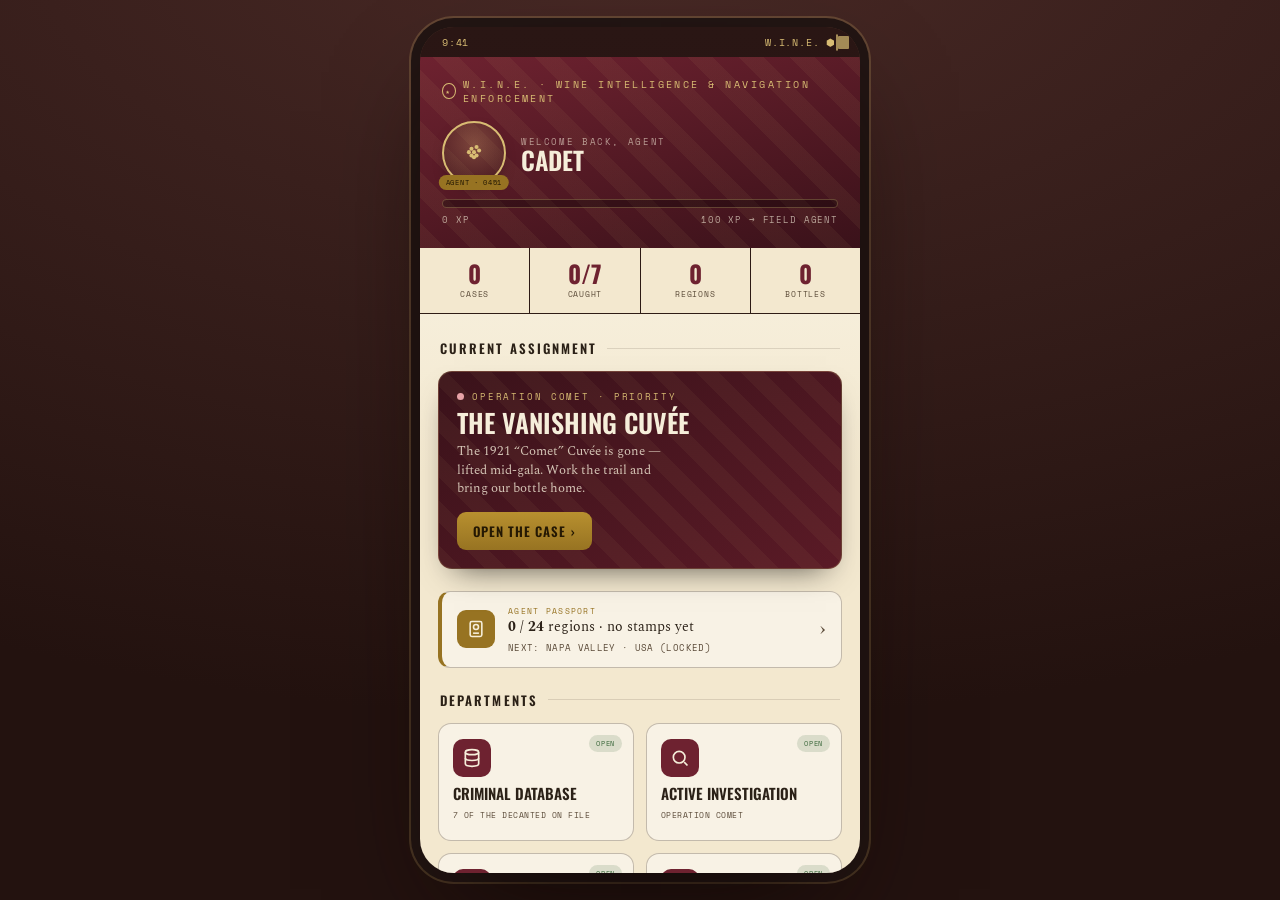
<file: index.html>
<!DOCTYPE html>
<html lang="en">

<head>
<!-- Google tag (gtag.js) -->
<script async src="https://www.googletagmanager.com/gtag/js?id=G-H29Z332P8J"></script>
<script>
  window.dataLayer = window.dataLayer || [];
  function gtag(){dataLayer.push(arguments);}
  gtag('js', new Date());
  gtag('config', 'G-H29Z332P8J');
  window.track = function(name, params){ try{ if (window.gtag) gtag('event', name, params || {}); } catch(e){} };
</script>
<meta charset="UTF-8" />
<meta name="viewport" content="width=device-width, initial-scale=1.0, viewport-fit=cover" />
<title>W.I.N.E. Headquarters — The Cellar Files</title>
<link rel="preconnect" href="https://fonts.googleapis.com" />
<link rel="preconnect" href="https://fonts.gstatic.com" crossorigin />
<link href="https://fonts.googleapis.com/css2?family=Oswald:wght@400;500;600;700&family=Spectral:ital,wght@0,400;0,500;0,600;1,400;1,500&family=Space+Mono:wght@400;700&display=swap" rel="stylesheet" />
<meta name="description" content="W.I.N.E. — Wine Intelligence & Navigation Enforcement. Track The Decanted across the world's wine regions and recover the stolen bottles." />
<!-- Link preview (Open Graph / iMessage / WhatsApp / etc.) -->
<meta property="og:type" content="website" />
<meta property="og:site_name" content="The Cellar Files" />
<meta property="og:title" content="The Cellar Files" />
<meta property="og:description" content="W.I.N.E. — Wine Intelligence & Navigation Enforcement" />
<meta property="og:url" content="https://cellar-files.vercel.app/" />
<meta property="og:image" content="https://cellar-files.vercel.app/assets/og-cover.png" />
<meta property="og:image:width" content="1200" />
<meta property="og:image:height" content="630" />
<meta property="og:image:alt" content="The Cellar Files — W.I.N.E." />
<!-- Twitter / X -->
<meta name="twitter:card" content="summary_large_image" />
<meta name="twitter:title" content="The Cellar Files" />
<meta name="twitter:description" content="W.I.N.E. — Wine Intelligence & Navigation Enforcement" />
<meta name="twitter:image" content="https://cellar-files.vercel.app/assets/og-cover.png" />
<template id="__bundler_thumbnail">
  <svg xmlns="http://www.w3.org/2000/svg" viewBox="0 0 100 100">
    <rect width="100" height="100" fill="#5A1A26"/>
    <circle cx="50" cy="44" r="21" fill="none" stroke="#D8BC73" stroke-width="2.5"/>
    <circle cx="44" cy="40" r="3" fill="#D8BC73"/><circle cx="52" cy="38" r="3" fill="#D8BC73"/>
    <circle cx="48" cy="46" r="3" fill="#D8BC73"/><circle cx="56" cy="44" r="3" fill="#D8BC73"/><circle cx="50" cy="52" r="3" fill="#D8BC73"/>
    <text x="50" y="80" text-anchor="middle" font-family="monospace" font-size="8" letter-spacing="2" fill="#D8BC73">W.I.N.E. HQ</text>
  </svg>
</template>
<style>
:root{
  --burgundy:#6E2230;--burgundy-deep:#5A1A26;--cabernet:#8B2638;
  --paper:#F3E8CF;--paper-2:#ECDEBE;--cream:#F6EEDA;
  --oak:#3A2A1C;--ink:#2B2117;--ink-soft:#5A4A38;
  --gold:#B8902F;--gold-deep:#977322;--gold-soft:#D8BC73;--green:#3f6b3f;--red:#9c2b32;
  --rule:rgba(58,42,28,0.28);--rule-soft:rgba(58,42,28,0.14);
  --font-display:'Oswald','Arial Narrow',sans-serif;--font-body:'Spectral',Georgia,serif;--font-mono:'Space Mono','Courier New',monospace;
}
*{box-sizing:border-box;}html,body{margin:0;padding:0;height:100%;}
body{font-family:var(--font-body);color:var(--ink);background:radial-gradient(120% 90% at 50% -10%,#4a2a26,#3a201d 40%,#23120f 100%);-webkit-font-smoothing:antialiased;overflow:hidden;}
.frame-wrap{position:fixed;inset:0;display:flex;align-items:center;justify-content:center;padding:18px;}
.phone{position:relative;width:min(440px,96vw);height:min(940px,94vh);overflow:hidden;border-radius:34px;
  background:linear-gradient(180deg,#2a1614,#1f1010);box-shadow:0 50px 110px -34px rgba(15,7,5,.85),0 0 0 9px #221513,0 0 0 11px rgba(216,188,115,.22);}
.statusbar{position:absolute;top:0;left:0;right:0;height:30px;z-index:30;display:flex;align-items:center;justify-content:space-between;padding:0 22px;font-family:var(--font-mono);font-size:10px;letter-spacing:.08em;color:var(--gold-soft);}
.statusbar .batt{width:18px;height:9px;border:1px solid var(--gold-soft);border-radius:2px;opacity:.7;position:relative;}
.statusbar .batt::after{content:"";position:absolute;left:1px;top:1px;bottom:1px;width:11px;background:var(--gold-soft);border-radius:1px;}
.screen{position:absolute;inset:30px 0 0;overflow-y:auto;scrollbar-width:none;z-index:5;}
.screen::-webkit-scrollbar{display:none;}

/* ===== Agent crest header ===== */
.hq-head{position:relative;padding:20px 22px 22px;background:linear-gradient(165deg,#6E2230,#4a1620 70%,#3a121a);color:var(--cream);overflow:hidden;}
.hq-head::before{content:"";position:absolute;inset:0;background-image:repeating-linear-gradient(45deg,rgba(216,188,115,.06) 0 18px,transparent 18px 36px);}
.hq-top{display:flex;align-items:center;gap:7px;position:relative;font-family:var(--font-mono);font-size:9.5px;letter-spacing:.26em;text-transform:uppercase;color:var(--gold-soft);}
.hq-top .seal{width:16px;height:16px;border:1.5px solid var(--gold-soft);border-radius:50%;display:flex;align-items:center;justify-content:center;font-size:7px;}
.agent-row{display:flex;align-items:center;gap:15px;margin-top:16px;position:relative;}
.crest{width:64px;height:64px;flex:0 0 auto;border-radius:50%;border:2.5px solid var(--gold-soft);display:flex;align-items:center;justify-content:center;
  background:radial-gradient(circle at 50% 35%,rgba(216,188,115,.25),rgba(0,0,0,.2));box-shadow:0 6px 16px -8px rgba(0,0,0,.6);position:relative;}
.crest .badge-no{position:absolute;bottom:-7px;left:50%;transform:translateX(-50%);background:var(--gold-deep);color:#241803;font-family:var(--font-mono);font-size:7px;letter-spacing:.1em;padding:2px 7px;border-radius:999px;white-space:nowrap;}
.crest svg{width:34px;height:34px;}
.agent-meta{flex:1;min-width:0;}
.agent-meta .greet{font-family:var(--font-mono);font-size:9px;letter-spacing:.18em;text-transform:uppercase;color:rgba(246,238,218,.6);}
.agent-meta .rank{font-family:var(--font-display);font-weight:600;text-transform:uppercase;font-size:25px;line-height:.95;color:var(--cream);}
.xp-wrap{margin-top:14px;position:relative;}
.xp-bar{height:9px;border-radius:6px;background:rgba(0,0,0,.3);overflow:hidden;border:1px solid rgba(216,188,115,.3);}
.xp-bar i{display:block;height:100%;border-radius:6px;background:linear-gradient(90deg,var(--gold),var(--gold-soft));transition:width .5s;}
.xp-label{display:flex;justify-content:space-between;margin-top:5px;font-family:var(--font-mono);font-size:8.5px;letter-spacing:.1em;text-transform:uppercase;color:rgba(246,238,218,.65);}

/* stats strip */
.stats-strip{display:grid;grid-template-columns:repeat(4,1fr);gap:1px;background:var(--rule);border-bottom:1.5px solid var(--rule);}
.stat-cell{background:var(--paper);padding:13px 6px;text-align:center;}
.stat-cell .num{font-family:var(--font-display);font-weight:700;font-size:24px;color:var(--burgundy);line-height:1;}
.stat-cell .lab{font-family:var(--font-mono);font-size:7.5px;letter-spacing:.1em;text-transform:uppercase;color:var(--ink-soft);margin-top:4px;}

.body{background:linear-gradient(180deg,var(--cream),var(--paper) 12%);padding:18px 18px 30px;}
.sec-h{font-family:var(--font-display);font-weight:600;text-transform:uppercase;letter-spacing:.16em;font-size:13px;color:var(--ink);display:flex;align-items:center;gap:10px;margin:6px 2px 13px;}
.sec-h::after{content:"";flex:1;height:1px;background:var(--rule-soft);}

/* featured assignment */
.assignment{position:relative;display:block;text-decoration:none;color:inherit;border-radius:14px;overflow:hidden;margin-bottom:22px;
  background:linear-gradient(150deg,#3a121a,#5a1a26);box-shadow:0 14px 30px -16px rgba(0,0,0,.7);border:1px solid rgba(216,188,115,.25);}
.assignment::before{content:"";position:absolute;inset:0;background-image:repeating-linear-gradient(45deg,rgba(216,188,115,.05) 0 16px,transparent 16px 32px);}
.assignment .a-pad{position:relative;padding:18px;}
.assignment .a-k{font-family:var(--font-mono);font-size:8.5px;letter-spacing:.22em;text-transform:uppercase;color:var(--gold-soft);display:flex;align-items:center;gap:8px;}
.assignment .a-k .live{width:7px;height:7px;border-radius:50%;background:#e7a3a7;animation:pulse 1.6s infinite;}
@keyframes pulse{0%{box-shadow:0 0 0 0 rgba(231,163,167,.6);}70%{box-shadow:0 0 0 7px transparent;}100%{box-shadow:0 0 0 0 transparent;}}
.assignment .a-title{font-family:var(--font-display);font-weight:600;text-transform:uppercase;font-size:26px;color:var(--cream);line-height:.95;margin:8px 0 6px;}
.assignment .a-desc{font-size:13px;color:rgba(246,238,218,.8);line-height:1.45;max-width:32ch;}
.assignment .a-go{display:inline-flex;align-items:center;gap:8px;margin-top:14px;font-family:var(--font-display);font-weight:600;text-transform:uppercase;letter-spacing:.08em;font-size:13px;
  color:#241803;background:linear-gradient(180deg,var(--gold),var(--gold-deep));padding:9px 16px;border-radius:9px;}

.pp-sum-card{display:flex;align-items:center;gap:13px;text-decoration:none;color:inherit;margin-bottom:22px;
  background:rgba(255,255,255,.45);border:1px solid var(--rule);border-left:4px solid var(--gold-deep);border-radius:12px;padding:13px 15px;transition:.15s;}
.pp-sum-card:hover{background:rgba(255,255,255,.74);transform:translateY(-2px);}
.pp-sum-card .pps-ic{width:38px;height:38px;flex:0 0 auto;border-radius:9px;background:var(--gold-deep);color:var(--cream);display:flex;align-items:center;justify-content:center;}
.pp-sum-card .pps-ic svg{width:20px;height:20px;}
.pp-sum-card .pps-meta{flex:1;min-width:0;}
.pp-sum-card .pps-k{font-family:var(--font-mono);font-size:8px;letter-spacing:.16em;text-transform:uppercase;color:var(--gold-deep);}
.pp-sum-card .pps-v{font-size:13.5px;color:var(--ink);line-height:1.3;margin-top:2px;}
.pp-sum-card .pps-next{font-family:var(--font-mono);font-size:8.5px;letter-spacing:.04em;text-transform:uppercase;color:var(--ink-soft);margin-top:4px;}
.pp-sum-card .pps-go{font-size:22px;color:var(--ink-soft);}

/* module grid */
.modules{display:grid;grid-template-columns:repeat(2,1fr);gap:12px;}
.module{position:relative;display:flex;flex-direction:column;gap:9px;text-decoration:none;color:inherit;cursor:pointer;text-align:left;
  background:rgba(255,255,255,.45);border:1px solid var(--rule);border-radius:13px;padding:15px 14px;min-height:118px;transition:.15s;width:100%;font:inherit;}
.module:hover{background:rgba(255,255,255,.78);transform:translateY(-3px);box-shadow:0 12px 24px -16px rgba(0,0,0,.5);}
.module .m-ic{width:38px;height:38px;border-radius:10px;background:var(--burgundy);color:var(--cream);display:flex;align-items:center;justify-content:center;}
.module .m-ic svg{width:20px;height:20px;}
.module .m-name{font-family:var(--font-display);font-weight:600;text-transform:uppercase;font-size:15px;color:var(--ink);line-height:1;}
.module .m-sub{font-family:var(--font-mono);font-size:8px;letter-spacing:.06em;text-transform:uppercase;color:var(--ink-soft);line-height:1.4;}
.module .m-status{position:absolute;top:11px;right:11px;font-family:var(--font-mono);font-size:7px;letter-spacing:.1em;text-transform:uppercase;padding:3px 7px;border-radius:999px;}
.module.live .m-status{background:rgba(63,107,63,.16);color:var(--green);}
.module.dev{opacity:.92;}
.module.dev .m-ic{background:var(--ink-soft);}
.module.dev .m-status{background:rgba(58,42,28,.1);color:var(--ink-soft);}
.module.dev .m-name{color:var(--ink-soft);}

/* achievements */
.ach-row{display:flex;gap:10px;overflow-x:auto;padding:2px 2px 6px;scrollbar-width:none;}
.ach-row::-webkit-scrollbar{display:none;}
.ach{flex:0 0 auto;width:76px;text-align:center;}
.ach .a-medal{width:54px;height:54px;margin:0 auto 6px;border-radius:50%;display:flex;align-items:center;justify-content:center;font-size:22px;
  background:rgba(184,144,47,.16);border:1.5px solid var(--gold-deep);}
.ach.locked .a-medal{background:rgba(58,42,28,.07);border:1.5px dashed var(--rule);filter:grayscale(1);opacity:.55;}
.ach .a-n{font-family:var(--font-mono);font-size:7.5px;letter-spacing:.04em;text-transform:uppercase;color:var(--ink-soft);line-height:1.25;}

.hq-footer{text-align:center;font-family:var(--font-body);font-style:italic;color:var(--ink-soft);font-size:13px;margin-top:24px;padding-top:16px;border-top:1px solid var(--rule-soft);}
.reset-link{display:block;text-align:center;margin-top:12px;font-family:var(--font-mono);font-size:8.5px;letter-spacing:.14em;text-transform:uppercase;color:var(--ink-soft);opacity:.5;cursor:pointer;background:none;border:none;width:100%;}

/* dev modal */
.devwrap{position:absolute;inset:0;z-index:60;display:none;align-items:flex-end;justify-content:center;background:rgba(20,10,8,.55);backdrop-filter:blur(2px);}
.devwrap.show{display:flex;}
.devcard{width:100%;background:linear-gradient(180deg,var(--cream),var(--paper));border-radius:20px 20px 0 0;border-top:3px solid var(--gold);padding:24px 22px 28px;box-shadow:0 -20px 50px -20px rgba(0,0,0,.6);animation:up .28s cubic-bezier(.2,.9,.3,1);}
@keyframes up{from{transform:translateY(100%);}to{transform:none;}}
.devcard .d-ic{width:46px;height:46px;border-radius:12px;background:var(--gold);color:#241803;display:flex;align-items:center;justify-content:center;margin-bottom:12px;}
.devcard .d-ic svg{width:24px;height:24px;}
.devcard .d-tag{font-family:var(--font-mono);font-size:9px;letter-spacing:.2em;text-transform:uppercase;color:var(--gold-deep);}
.devcard .d-name{font-family:var(--font-display);font-weight:600;text-transform:uppercase;font-size:24px;color:var(--burgundy);margin:3px 0 10px;line-height:1;}
.devcard .d-desc{font-size:15.5px;line-height:1.55;color:var(--ink);}
.devcard .d-close{margin-top:18px;width:100%;font-family:var(--font-display);font-weight:600;text-transform:uppercase;letter-spacing:.12em;font-size:14px;border:none;border-radius:11px;padding:14px;background:linear-gradient(180deg,var(--burgundy),var(--burgundy-deep));color:var(--cream);cursor:pointer;}
.cf-list{margin:8px 0 4px;display:flex;flex-direction:column;gap:10px;max-height:48vh;overflow:auto;}
.cf-row{display:flex;align-items:center;gap:12px;padding:12px 14px;border-radius:12px;border:1px solid var(--rule);background:rgba(255,255,255,.42);}
.cf-row.solved{border-color:rgba(120,150,95,.55);background:rgba(120,150,95,.13);}
.cf-row.locked{opacity:.6;border-style:dashed;}
.cf-meta{flex:1;min-width:0;}
.cf-code{font-family:var(--font-mono);font-size:9.5px;letter-spacing:.16em;text-transform:uppercase;color:var(--gold-deep);}
.cf-stat{color:var(--ink-soft);}
.cf-title{font-family:var(--font-display);font-weight:600;text-transform:uppercase;font-size:17px;color:var(--burgundy);line-height:1.05;margin:2px 0;}
.cf-reward{font-family:var(--font-mono);font-size:11px;color:var(--ink-soft);}
.cf-go{display:inline-block;font-family:var(--font-display);font-weight:600;text-transform:uppercase;letter-spacing:.08em;font-size:12px;text-decoration:none;background:linear-gradient(180deg,var(--burgundy),var(--burgundy-deep));color:var(--cream);padding:9px 13px;border-radius:9px;white-space:nowrap;}
.cf-lock{display:inline-block;font-size:10px;color:var(--ink-soft);font-style:italic;max-width:120px;text-align:right;line-height:1.3;}
</style>
</head>
<body>
  <div class="frame-wrap">
    <div class="phone">
      <div class="statusbar"><span>9:41</span><span>W.I.N.E. ⬢ <span class="batt"></span></span></div>
      <div class="screen" id="screen"></div>
      <div class="devwrap" id="devwrap"></div>
    </div>
  </div>

  <script src="data.js"></script>
  <script src="art.js"></script>
  <script src="career.js"></script>
  <script src="case-data.js"></script>
  <script src="passport-data.js"></script>
  <script>
  (function () {
    var screen = document.getElementById("screen");
    var devwrap = document.getElementById("devwrap");
    var S = Career.state();
    var doneIds = S.casesDone || [];
    var curCase = (window.CASES || []).filter(function (c) { return doneIds.indexOf(c.id) < 0; })[0] || (window.CASES || [])[0];
    var META = window.REGION_META || {};
    var ppTotal = Object.keys(META).length;
    var ppDisc = (S.regions || []).filter(function (k) { return META[k]; });
    var ppNewest = ppDisc.length ? (META[ppDisc[ppDisc.length - 1]].name) : null;
    var ppLocked = Object.keys(META).filter(function (k) { return ppDisc.indexOf(k) < 0; });
    var ppTeaser = ppLocked.length ? META[ppLocked[0]] : null;

    var grapeSeal =
      '<svg viewBox="0 0 40 40" fill="none"><circle cx="17" cy="15" r="2.4" fill="#D8BC73"/><circle cx="23" cy="13" r="2.4" fill="#D8BC73"/>' +
      '<circle cx="20" cy="19" r="2.4" fill="#D8BC73"/><circle cx="26" cy="17" r="2.4" fill="#D8BC73"/><circle cx="14" cy="19" r="2.4" fill="#D8BC73"/>' +
      '<circle cx="20" cy="25" r="2.4" fill="#D8BC73"/><circle cx="23" cy="23" r="2.4" fill="#D8BC73"/><circle cx="17" cy="23" r="2.4" fill="#D8BC73"/></svg>';

    var ICONS = {
      database: '<svg viewBox="0 0 24 24" fill="none" stroke="currentColor" stroke-width="2"><ellipse cx="12" cy="5" rx="8" ry="3"/><path d="M4 5v14c0 1.7 3.6 3 8 3s8-1.3 8-3V5"/><path d="M4 12c0 1.7 3.6 3 8 3s8-1.3 8-3"/></svg>',
      case: '<svg viewBox="0 0 24 24" fill="none" stroke="currentColor" stroke-width="2"><circle cx="11" cy="11" r="7"/><path d="M21 21l-4-4"/></svg>',
      map: '<svg viewBox="0 0 24 24" fill="none" stroke="currentColor" stroke-width="2"><path d="M9 4 3 6v14l6-2 6 2 6-2V4l-6 2-6-2z"/><path d="M9 4v14M15 6v14"/></svg>',
      passport: '<svg viewBox="0 0 24 24" fill="none" stroke="currentColor" stroke-width="2"><rect x="5" y="3" width="14" height="18" rx="2"/><circle cx="12" cy="10" r="3"/><path d="M9 17h6"/></svg>',
      evidence: '<svg viewBox="0 0 24 24" fill="none" stroke="currentColor" stroke-width="2"><rect x="3" y="4" width="18" height="16" rx="2"/><path d="M7 8l4 3-4 3M13 14h4"/></svg>',
      cellar: '<svg viewBox="0 0 24 24" fill="none" stroke="currentColor" stroke-width="2"><path d="M8 3h8l-1 7a4 4 0 0 1-3 3v6M9 10a4 4 0 0 0 3 3M8 21h8"/></svg>',
      campaign: '<svg viewBox="0 0 24 24" fill="none" stroke="currentColor" stroke-width="2"><path d="M4 19V5l8 3 8-3v14l-8 3-8-3z"/><path d="M12 8v14"/></svg>',
      daily: '<svg viewBox="0 0 24 24" fill="none" stroke="currentColor" stroke-width="2"><rect x="3" y="5" width="18" height="16" rx="2"/><path d="M3 9h18M8 3v4M16 3v4M12 13v4M10 15h4"/></svg>',
      ranks: '<svg viewBox="0 0 24 24" fill="none" stroke="currentColor" stroke-width="2"><circle cx="12" cy="9" r="5"/><path d="M9 13l-2 8 5-3 5 3-2-8"/></svg>',
      ach: '<svg viewBox="0 0 24 24" fill="none" stroke="currentColor" stroke-width="2"><path d="M7 4h10v5a5 5 0 0 1-10 0zM7 6H4v2a3 3 0 0 0 3 3M17 6h3v2a3 3 0 0 1-3 3M9 19h6M10 15v4M14 15v4"/></svg>'
    };

    /* LIVE modules link out; DEV modules open an info sheet. */
    var MODULES = [
      { ic: "database", name: "Criminal Database", sub: S.totalCriminals + " of The Decanted on file", href: "character-bible.html", live: true },
      { ic: "case", name: "Active Investigation", sub: curCase ? curCase.codename : "The clue-chase loop", href: "case-file.html" + (curCase ? "?case=" + curCase.id : ""), live: true },
      { ic: "map", name: "Operations Map", sub: "Track pursuits worldwide", href: "character-bible.html#map", live: true },
      { ic: "passport", name: "Agent Passport", sub: ppDisc.length + " of " + ppTotal + " regions stamped", href: "passport.html", live: true },
      { ic: "evidence", name: "Evidence Board", sub: "Pin clues & connect", dev: "A corkboard of photos, clues and red string. Pin evidence from across cases and connect The Decanted's network to expose the syndicate." },
      { ic: "cellar", name: "The Cellar", sub: "Recovered bottles", dev: "Your trophy cellar. Every legendary bottle you recover is racked here with its story, year, and the case that brought it home." },
      { ic: "campaign", name: "Case Files", sub: doneIds.length + " of " + (window.CASES ? window.CASES.length : 0) + " cases closed", board: true },
      { ic: "daily", name: "Daily Brief", sub: "New lead each day", dev: "A fresh procedurally-seeded lead every day — a quick case for steady XP, region progress, and daily streak rewards." },
      { ic: "ranks", name: "Career & Ranks", sub: S.rank + (S.nextRank ? " → " + S.nextRank : ""), dev: "The full W.I.N.E. promotion ladder, from Cadet to Master Detective — with the perks, clearance, and tools each rank unlocks." },
      { ic: "ach", name: "Achievements", sub: S.achievements.length + " of " + S.achievementDefs.length + " earned", dev: "Commendations and medals for clean arrests, full rosters, region sweeps and more — your wall of W.I.N.E. honors." }
    ];

    function render() {
      S = Career.state();
      ppDisc = (S.regions || []).filter(function (k) { return META[k]; });
      ppNewest = ppDisc.length ? (META[ppDisc[ppDisc.length - 1]].name) : null;
      ppLocked = Object.keys(META).filter(function (k) { return ppDisc.indexOf(k) < 0; });
      ppTeaser = ppLocked.length ? META[ppLocked[0]] : null;
      var caught = S.caughtIds.length;
      var html =
        '<div class="hq-head">' +
          '<div class="hq-top"><span class="seal">★</span> W.I.N.E. · Wine Intelligence &amp; Navigation Enforcement</div>' +
          '<div class="agent-row">' +
            '<div class="crest">' + grapeSeal + '<span class="badge-no">AGENT · 0451</span></div>' +
            '<div class="agent-meta"><div class="greet">Welcome back, Agent</div>' +
              '<div class="rank">' + S.rank + '</div></div>' +
          '</div>' +
          '<div class="xp-wrap"><div class="xp-bar"><i style="width:' + Math.round(S.progress * 100) + '%"></i></div>' +
            '<div class="xp-label"><span>' + S.xp + ' XP</span><span>' +
              (S.nextRank ? S.xpToNext + ' XP → ' + S.nextRank : 'Top rank achieved') + '</span></div></div>' +
        '</div>' +
        '<div class="stats-strip">' +
          statCell(S.casesSolved, "Cases") +
          statCell(caught + "/" + S.totalCriminals, "Caught") +
          statCell(S.regions.length, "Regions") +
          statCell(S.bottles.length, "Bottles") +
        '</div>' +
        '<div class="body">' +
          '<div class="sec-h">Current Assignment</div>' +
          '<a class="assignment" href="case-file.html">' +
            '<div class="a-pad"><div class="a-k"><span class="live"></span> Operation Comet · Priority</div>' +
              '<div class="a-title">The Vanishing Cuvée</div>' +
              '<div class="a-desc">The 1921 “Comet” Cuvée is gone — lifted mid-gala. Work the trail and bring our bottle home.</div>' +
              '<span class="a-go">Open the Case ›</span></div>' +
          '</a>' +
          '<a class="pp-sum-card" href="passport.html">' +
            '<div class="pps-ic"><svg viewBox="0 0 24 24" fill="none" stroke="currentColor" stroke-width="1.9"><rect x="5" y="3" width="14" height="18" rx="2"/><circle cx="12" cy="9.5" r="3"/><path d="M8.5 17h7"/></svg></div>' +
            '<div class="pps-meta"><div class="pps-k">Agent Passport</div>' +
              '<div class="pps-v"><b>' + ppDisc.length + ' / ' + ppTotal + '</b> regions · ' +
                (ppNewest ? 'newest <b>' + ppNewest + '</b>' : 'no stamps yet') + '</div>' +
              (ppTeaser ? '<div class="pps-next">Next: ' + ppTeaser.name + ' · ' + ppTeaser.country + ' (locked)</div>' : '') +
            '</div><span class="pps-go">›</span>' +
          '</a>' +
          '<div class="sec-h">Departments</div>' +
          '<div class="modules" id="modules"></div>' +
          '<div class="sec-h" style="margin-top:24px">Commendations</div>' +
          '<div class="ach-row" id="ach"></div>' +
          '<div class="hq-footer">“We don\'t just drink history. We protect it.” — Cork Connoisseur</div>' +
          '<button class="reset-link" id="reset">Reset agent progress</button>' +
        '</div>';
      screen.innerHTML = html;

      var mods = document.getElementById("modules");
      MODULES.forEach(function (m) {
        var node;
        if (m.live) {
          node = document.createElement("a");
          node.href = m.href; node.style.textDecoration = "none";
          node.className = "module live";
        } else if (m.board) {
          node = document.createElement("button");
          node.className = "module live";
          node.onclick = function () { openBoard(); };
        } else {
          node = document.createElement("button");
          node.className = "module dev";
          node.onclick = function () { openDev(m); };
        }
        node.innerHTML =
          '<span class="m-status">' + ((m.live || m.board) ? "Open" : "Soon") + '</span>' +
          '<span class="m-ic">' + ICONS[m.ic] + '</span>' +
          '<span class="m-name">' + m.name + '</span>' +
          '<span class="m-sub">' + m.sub + '</span>';
        mods.appendChild(node);
      });

      var ach = document.getElementById("ach");
      S.achievementDefs.forEach(function (a) {
        var earned = S.achievements.indexOf(a.id) >= 0;
        var d = document.createElement("div");
        d.className = "ach" + (earned ? "" : " locked");
        d.innerHTML = '<div class="a-medal">' + (earned ? a.icon : "🔒") + '</div><div class="a-n">' + a.name + '</div>';
        ach.appendChild(d);
      });

      document.getElementById("reset").onclick = function () {
        if (window.track) track("restart_game");
        Career.resetAll(); render();
      };
    }

    function statCell(num, lab) {
      return '<div class="stat-cell"><div class="num">' + num + '</div><div class="lab">' + lab + '</div></div>';
    }

    function openBoard() {
      var st = Career.state();
      var done = st.casesDone || [];
      var CS = window.CASES || [];
      var rows = CS.map(function (c, i) {
        var solved = done.indexOf(c.id) >= 0;
        var unlocked = i === 0 || done.indexOf(CS[i - 1].id) >= 0;
        var status = solved ? "✓ Closed" : (unlocked ? "Active" : "Locked");
        var cls = "cf-row " + (solved ? "solved" : (unlocked ? "open" : "locked"));
        var action = unlocked
          ? '<a class="cf-go" href="case-file.html?case=' + c.id + '">' + (solved ? "Replay" : "Open File") + ' ↦</a>'
          : '<span class="cf-lock">🔒 Solve “' + CS[i - 1].title + '” first</span>';
        return '<div class="' + cls + '">' +
            '<div class="cf-meta"><div class="cf-code">' + c.codename + ' · <span class="cf-stat">' + status + '</span></div>' +
            '<div class="cf-title">' + (unlocked ? c.title : "Classified") + '</div>' +
            '<div class="cf-reward">' + (unlocked ? c.reward : "————") + '</div></div>' +
            '<div class="cf-act">' + action + '</div>' +
          '</div>';
      }).join("");
      devwrap.innerHTML =
        '<div class="devcard"><div class="d-ic">' + ICONS.campaign + '</div>' +
        '<div class="d-tag">Campaign · ' + done.length + ' of ' + CS.length + ' closed</div>' +
        '<div class="d-name">Case Files</div>' +
        '<div class="cf-list">' + rows + '</div>' +
        '<button class="d-close" id="d-close">Close</button></div>';
      devwrap.classList.add("show");
      document.getElementById("d-close").onclick = function () { devwrap.classList.remove("show"); };
    }

    function openDev(m) {
      devwrap.innerHTML =
        '<div class="devcard"><div class="d-ic">' + ICONS[m.ic] + '</div>' +
        '<div class="d-tag">In Development</div><div class="d-name">' + m.name + '</div>' +
        '<div class="d-desc">' + m.dev + '</div>' +
        '<button class="d-close" id="d-close">Got it</button></div>';
      devwrap.classList.add("show");
      document.getElementById("d-close").onclick = function () { devwrap.classList.remove("show"); };
    }
    devwrap.addEventListener("click", function (e) { if (e.target === devwrap) devwrap.classList.remove("show"); });

    render();
  })();
  </script>
</body>
</html>
</file>
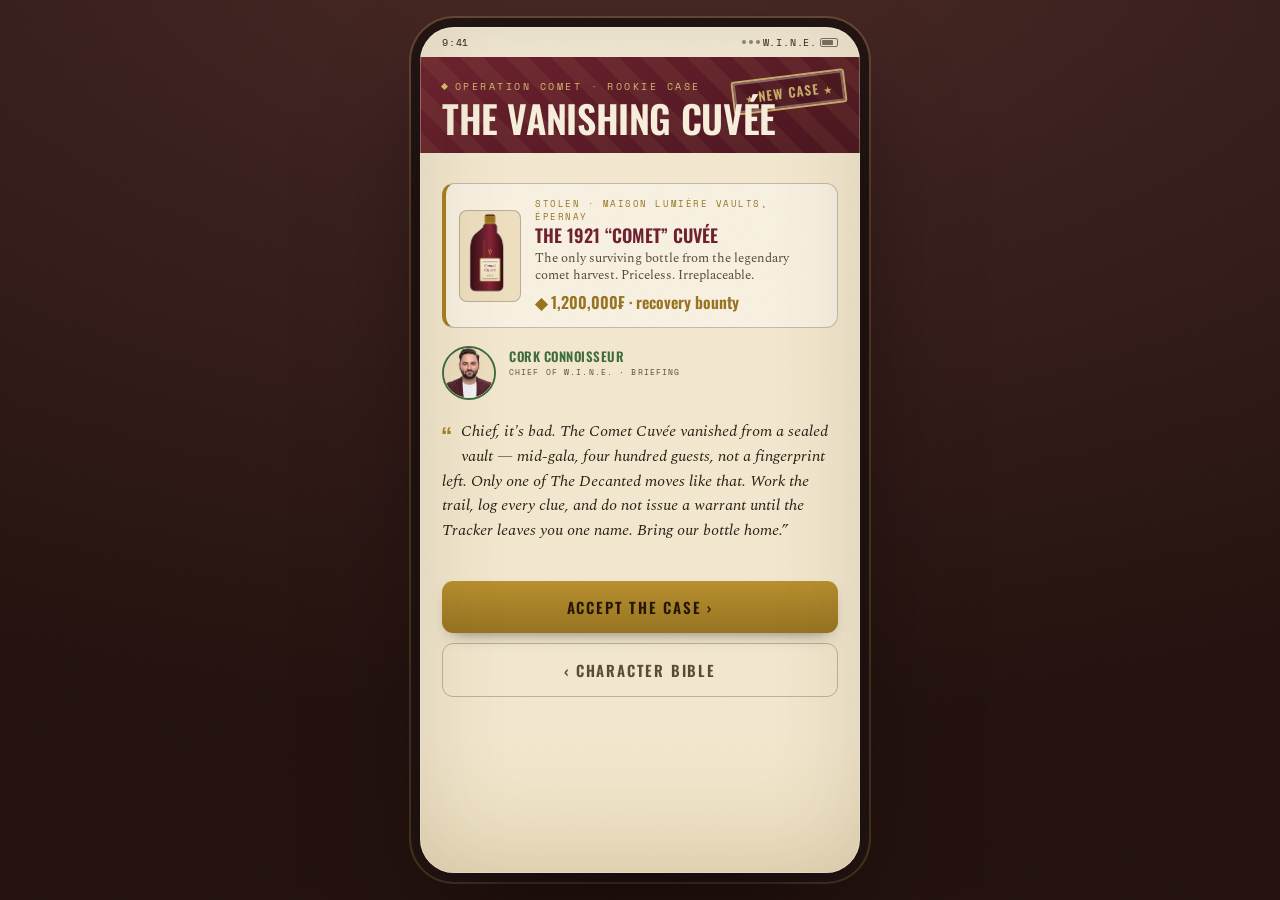
<file: case-file.html>
<!DOCTYPE html>
<html lang="en">

<head>
<!-- Google tag (gtag.js) -->
<script async src="https://www.googletagmanager.com/gtag/js?id=G-H29Z332P8J"></script>
<script>
  window.dataLayer = window.dataLayer || [];
  function gtag(){dataLayer.push(arguments);}
  gtag('js', new Date());
  gtag('config', 'G-H29Z332P8J');
  window.track = function(name, params){ try{ if (window.gtag) gtag('event', name, params || {}); } catch(e){} };
</script>
<meta charset="UTF-8" />
<meta name="viewport" content="width=device-width, initial-scale=1.0, viewport-fit=cover" />
<title>The Cellar Files — Case File</title>
<link rel="preconnect" href="https://fonts.googleapis.com" />
<link rel="preconnect" href="https://fonts.gstatic.com" crossorigin />
<link href="https://fonts.googleapis.com/css2?family=Oswald:wght@400;500;600;700&family=Spectral:ital,wght@0,400;0,500;0,600;1,400;1,500&family=Space+Mono:wght@400;700&display=swap" rel="stylesheet" />
<link rel="stylesheet" href="case.css" />
<template id="__bundler_thumbnail">
  <svg xmlns="http://www.w3.org/2000/svg" viewBox="0 0 100 100">
    <rect width="100" height="100" fill="#5A1A26"/>
    <circle cx="50" cy="46" r="20" fill="none" stroke="#D8BC73" stroke-width="2.5"/>
    <path d="M50 38 v16 M42 46 h16" stroke="#D8BC73" stroke-width="2.5"/>
    <path d="M64 60 l12 12" stroke="#D8BC73" stroke-width="3" stroke-linecap="round"/>
    <text x="50" y="88" text-anchor="middle" font-family="monospace" font-size="8" letter-spacing="1.5" fill="#D8BC73">CASE FILE</text>
  </svg>
</template>
</head>
<body>
  <div class="frame-wrap">
    <div class="phone">
      <div class="grain"></div>
      <div class="statusbar">
        <span>9:41</span>
        <span class="dots"><i></i><i></i><i></i> W.I.N.E. <span class="batt"></span></span>
      </div>
      <div class="screen" id="screen"></div>

      <!-- overlays live inside the phone -->
      <div class="revealwrap" id="revealwrap"></div>
      <div class="confirmwrap" id="confirmwrap"></div>
      <div class="flyover" id="flyover"></div>
      <div class="gtoast" id="gtoast"></div>
    </div>
  </div>

  <script src="data.js"></script>
  <script src="art.js"></script>
  <script src="career.js"></script>
  <script src="passport-data.js"></script>
  <script src="regions.js"></script>
  <script src="slots.js"></script>
  <script src="case-data.js"></script>
  <script src="case.js"></script>
</body>
</html>
</file>
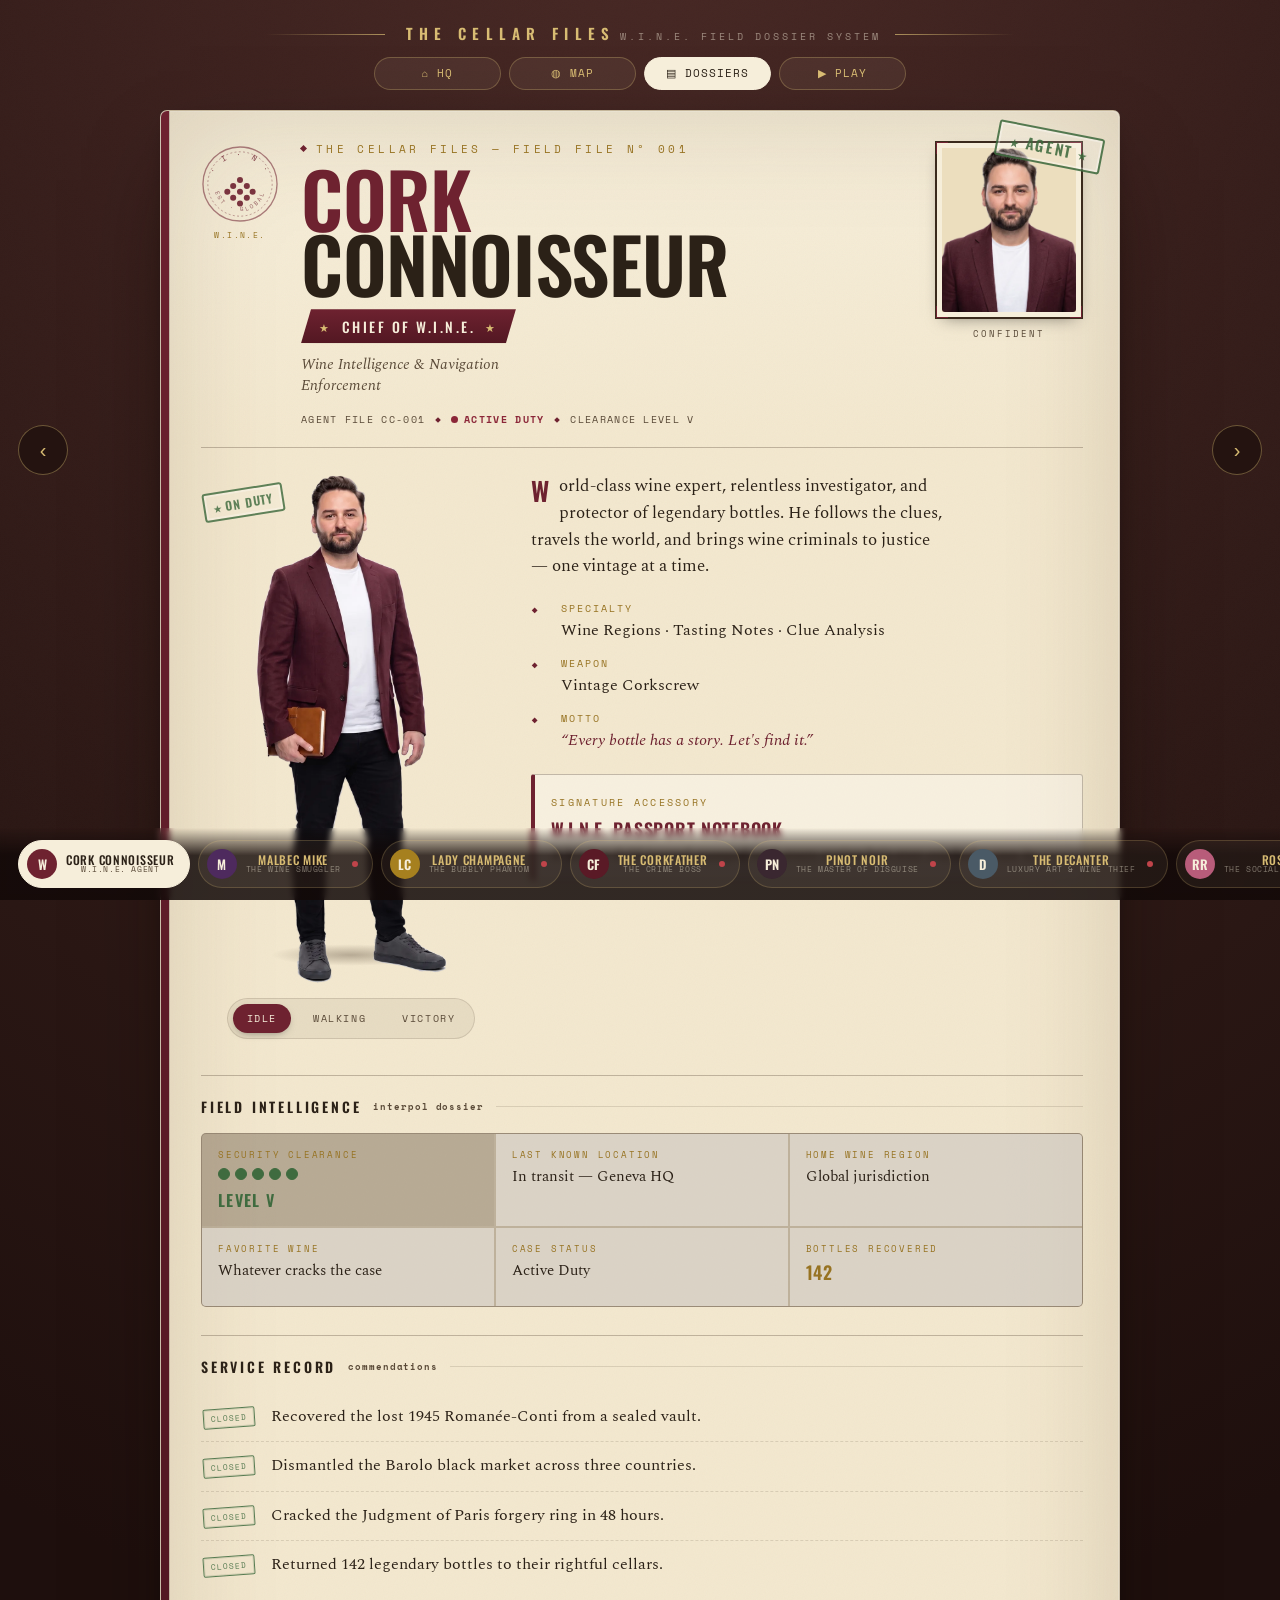
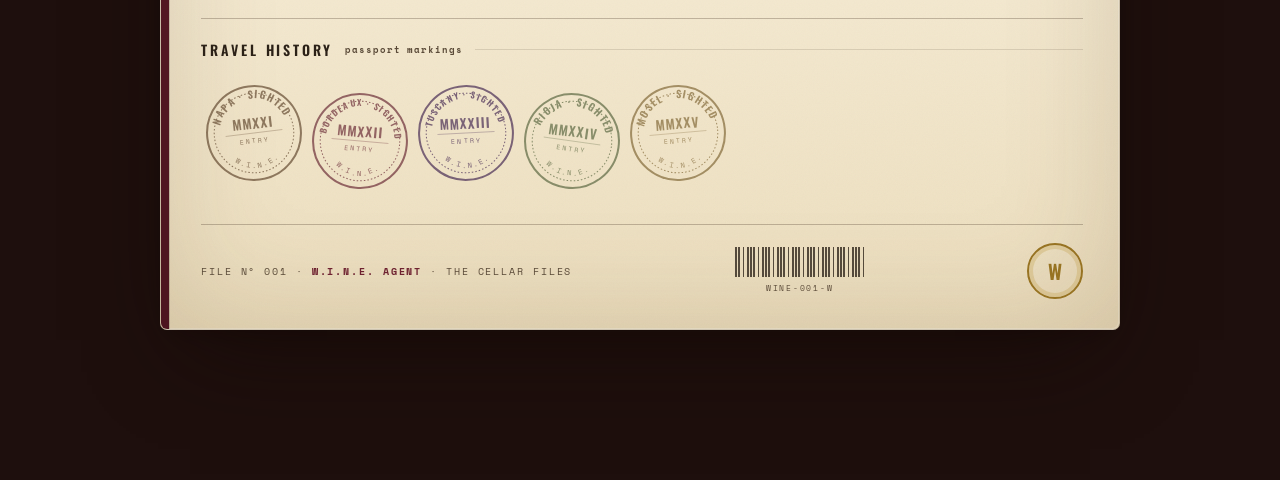
<file: character-bible.html>
<!DOCTYPE html>
<html lang="en">

<head>
<!-- Google tag (gtag.js) -->
<script async src="https://www.googletagmanager.com/gtag/js?id=G-H29Z332P8J"></script>
<script>
  window.dataLayer = window.dataLayer || [];
  function gtag(){dataLayer.push(arguments);}
  gtag('js', new Date());
  gtag('config', 'G-H29Z332P8J');
  window.track = function(name, params){ try{ if (window.gtag) gtag('event', name, params || {}); } catch(e){} };
</script>
<meta charset="UTF-8" />
<meta name="viewport" content="width=device-width, initial-scale=1.0, viewport-fit=cover" />
<title>The Cellar Files — Character Bible</title>
<link rel="preconnect" href="https://fonts.googleapis.com" />
<link rel="preconnect" href="https://fonts.gstatic.com" crossorigin />
<link href="https://fonts.googleapis.com/css2?family=Oswald:wght@400;500;600;700&family=Spectral:ital,wght@0,400;0,500;0,600;1,400;1,500&family=Space+Mono:wght@400;700&display=swap" rel="stylesheet" />
<link rel="stylesheet" href="styles.css" />
<template id="__bundler_thumbnail">
  <svg xmlns="http://www.w3.org/2000/svg" viewBox="0 0 100 100">
    <rect width="100" height="100" fill="#5A1A26"/>
    <circle cx="50" cy="44" r="22" fill="none" stroke="#D8BC73" stroke-width="2"/>
    <circle cx="44" cy="40" r="3" fill="#D8BC73"/><circle cx="52" cy="38" r="3" fill="#D8BC73"/>
    <circle cx="48" cy="46" r="3" fill="#D8BC73"/><circle cx="56" cy="44" r="3" fill="#D8BC73"/>
    <circle cx="50" cy="52" r="3" fill="#D8BC73"/>
    <text x="50" y="78" text-anchor="middle" font-family="monospace" font-size="9" letter-spacing="2" fill="#D8BC73">W.I.N.E.</text>
  </svg>
</template>
</head>
<body>
  <div class="brandbar">
    <span class="bb-rule"></span>
    <span>
      <span class="bb-title">The Cellar Files</span>
      <span class="bb-sub">W.I.N.E. Field Dossier System</span>
    </span>
    <span class="bb-rule r"></span>
  </div>

  <div class="modebar" id="modebar">
    <a class="mode-btn" href="index.html" style="text-decoration:none;display:inline-flex;align-items:center;">⌂ HQ</a>
    <button class="mode-btn" data-view="map">◍ Map</button>
    <button class="mode-btn active" data-view="dossier">▤ Dossiers</button>
    <a class="mode-btn" href="case-file.html" style="text-decoration:none;display:inline-flex;align-items:center;">▶ Play</a>
  </div>

  <div class="stage" id="stage"></div>

  <button class="navarrow prev" id="prev" aria-label="Previous character">&#8249;</button>
  <button class="navarrow next" id="next" aria-label="Next character">&#8250;</button>

  <div class="rail" id="rail"></div>
  <div class="toast" id="toast"></div>

  <script src="data.js"></script>
  <script src="art.js"></script>
  <script src="regions.js"></script>
  <script src="slots.js"></script>
  <script src="map.js"></script>
  <script src="app.js"></script>
</body>
</html>
</file>
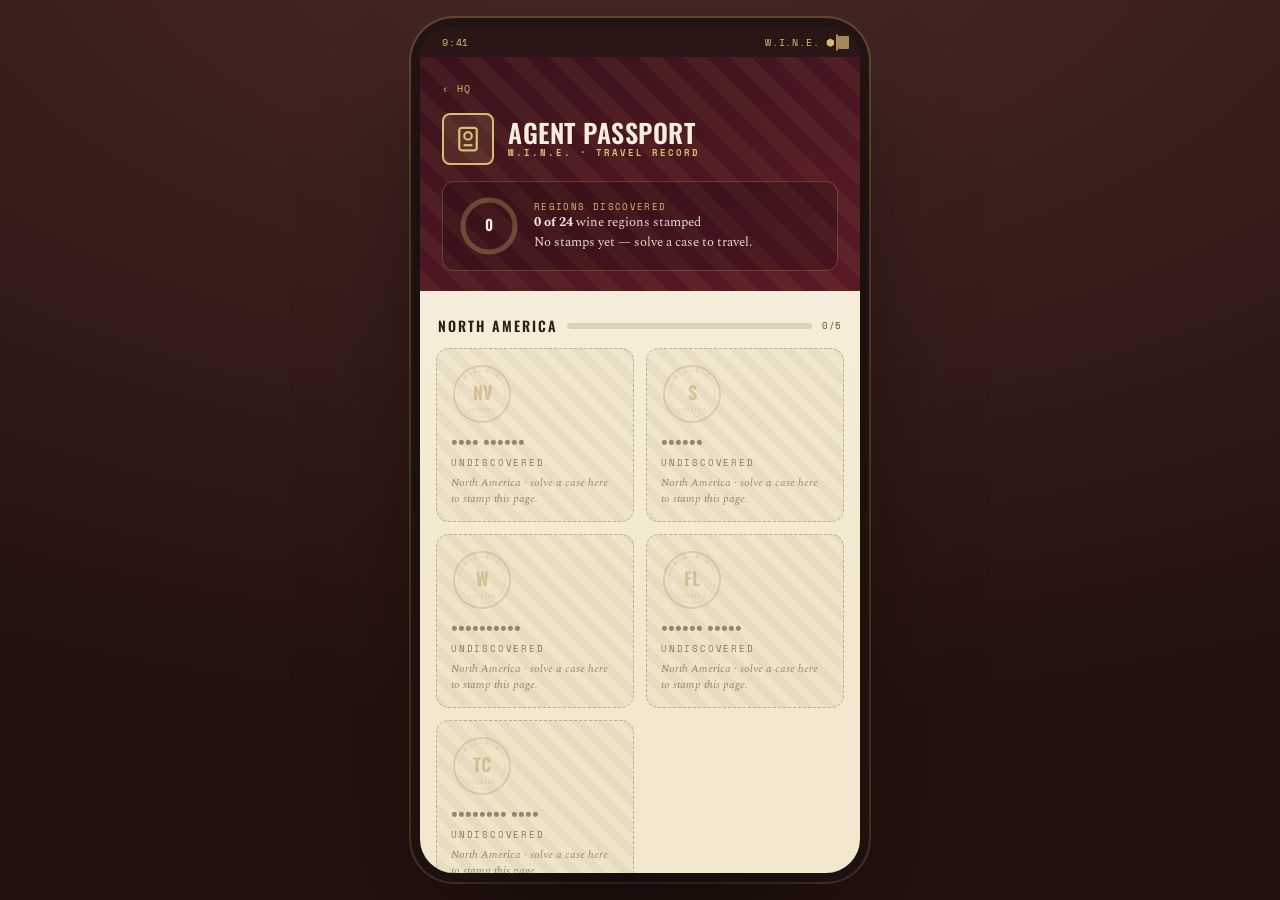
<file: passport.html>
<!DOCTYPE html>
<html lang="en">

<head>
<!-- Google tag (gtag.js) -->
<script async src="https://www.googletagmanager.com/gtag/js?id=G-H29Z332P8J"></script>
<script>
  window.dataLayer = window.dataLayer || [];
  function gtag(){dataLayer.push(arguments);}
  gtag('js', new Date());
  gtag('config', 'G-H29Z332P8J');
  window.track = function(name, params){ try{ if (window.gtag) gtag('event', name, params || {}); } catch(e){} };
</script>
<meta charset="UTF-8" />
<meta name="viewport" content="width=device-width, initial-scale=1.0, viewport-fit=cover" />
<title>Agent Passport — The Cellar Files</title>
<link rel="preconnect" href="https://fonts.googleapis.com" />
<link rel="preconnect" href="https://fonts.gstatic.com" crossorigin />
<link href="https://fonts.googleapis.com/css2?family=Oswald:wght@400;500;600;700&family=Spectral:ital,wght@0,400;0,500;0,600;1,400;1,500&family=Space+Mono:wght@400;700&display=swap" rel="stylesheet" />
<template id="__bundler_thumbnail">
  <svg xmlns="http://www.w3.org/2000/svg" viewBox="0 0 100 100">
    <rect width="100" height="100" fill="#5A1A26"/>
    <rect x="30" y="22" width="40" height="54" rx="4" fill="none" stroke="#D8BC73" stroke-width="2.5"/>
    <circle cx="50" cy="42" r="9" fill="none" stroke="#D8BC73" stroke-width="2"/>
    <text x="50" y="88" text-anchor="middle" font-family="monospace" font-size="8" letter-spacing="2" fill="#D8BC73">PASSPORT</text>
  </svg>
</template>
<style>
:root{
  --burgundy:#6E2230;--burgundy-deep:#5A1A26;--cabernet:#8B2638;
  --paper:#F3E8CF;--paper-2:#ECDEBE;--cream:#F6EEDA;
  --oak:#3A2A1C;--ink:#2B2117;--ink-soft:#5A4A38;
  --gold:#B8902F;--gold-deep:#977322;--gold-soft:#D8BC73;--green:#3f6b3f;--red:#9c2b32;
  --rule:rgba(58,42,28,0.28);--rule-soft:rgba(58,42,28,0.14);
  --font-display:'Oswald',sans-serif;--font-body:'Spectral',Georgia,serif;--font-mono:'Space Mono',monospace;
}
*{box-sizing:border-box;}html,body{margin:0;padding:0;height:100%;}
body{font-family:var(--font-body);color:var(--ink);background:radial-gradient(120% 90% at 50% -10%,#4a2a26,#3a201d 40%,#23120f 100%);-webkit-font-smoothing:antialiased;overflow:hidden;}
.frame-wrap{position:fixed;inset:0;display:flex;align-items:center;justify-content:center;padding:18px;}
.phone{position:relative;width:min(440px,96vw);height:min(940px,94vh);overflow:hidden;border-radius:34px;
  background:linear-gradient(180deg,#2a1614,#1f1010);box-shadow:0 50px 110px -34px rgba(15,7,5,.85),0 0 0 9px #221513,0 0 0 11px rgba(216,188,115,.22);}
.statusbar{position:absolute;top:0;left:0;right:0;height:30px;z-index:30;display:flex;align-items:center;justify-content:space-between;padding:0 22px;font-family:var(--font-mono);font-size:10px;letter-spacing:.08em;color:var(--gold-soft);}
.statusbar .batt{width:18px;height:9px;border:1px solid var(--gold-soft);border-radius:2px;opacity:.7;position:relative;}
.statusbar .batt::after{content:"";position:absolute;left:1px;top:1px;bottom:1px;width:11px;background:var(--gold-soft);border-radius:1px;}
.screen{position:absolute;inset:30px 0 0;overflow-y:auto;scrollbar-width:none;z-index:5;}
.screen::-webkit-scrollbar{display:none;}

/* passport cover header */
.pp-head{position:relative;padding:18px 22px 20px;background:linear-gradient(160deg,#3a121a,#5a1a26);color:var(--cream);overflow:hidden;}
.pp-head::before{content:"";position:absolute;inset:0;background-image:repeating-linear-gradient(45deg,rgba(216,188,115,.06) 0 16px,transparent 16px 32px);}
.pp-back{position:relative;font-family:var(--font-mono);font-size:10px;letter-spacing:.14em;text-transform:uppercase;color:var(--gold-soft);text-decoration:none;display:inline-flex;gap:6px;align-items:center;}
.pp-title-row{display:flex;align-items:center;gap:14px;margin-top:14px;position:relative;}
.pp-emboss{width:52px;height:52px;flex:0 0 auto;border-radius:8px;border:2px solid var(--gold-soft);display:flex;align-items:center;justify-content:center;background:rgba(216,188,115,.12);}
.pp-emboss svg{width:30px;height:30px;}
.pp-title{font-family:var(--font-display);font-weight:600;text-transform:uppercase;font-size:26px;line-height:.9;color:var(--cream);letter-spacing:.02em;}
.pp-title small{display:block;font-family:var(--font-mono);font-size:9px;letter-spacing:.22em;color:var(--gold-soft);margin-top:5px;}

/* summary */
.pp-summary{display:grid;grid-template-columns:auto 1fr;gap:14px;align-items:center;margin-top:16px;position:relative;
  background:rgba(0,0,0,.18);border:1px solid rgba(216,188,115,.25);border-radius:12px;padding:13px 15px;}
.pp-ring{width:62px;height:62px;flex:0 0 auto;}
.pp-sum-meta .ps-k{font-family:var(--font-mono);font-size:8.5px;letter-spacing:.16em;text-transform:uppercase;color:var(--gold-soft);}
.pp-sum-meta .ps-v{font-size:13px;color:rgba(246,238,218,.9);line-height:1.5;}
.pp-sum-meta .ps-v b{color:var(--cream);}

.body{background:linear-gradient(180deg,var(--cream),var(--paper) 10%);padding:6px 16px 30px;}
.cat{margin-top:18px;}
.cat-h{display:flex;align-items:center;gap:10px;margin:0 2px 12px;}
.cat-h .ct{font-family:var(--font-display);font-weight:600;text-transform:uppercase;letter-spacing:.14em;font-size:14px;color:var(--ink);}
.cat-h .cbar{flex:1;height:6px;border-radius:4px;background:rgba(58,42,28,.14);overflow:hidden;}
.cat-h .cbar i{display:block;height:100%;background:linear-gradient(90deg,var(--gold),var(--gold-soft));}
.cat-h .cnum{font-family:var(--font-mono);font-size:9px;letter-spacing:.08em;color:var(--ink-soft);}

.stamps{display:grid;grid-template-columns:repeat(2,1fr);gap:12px;}
.stampcard{position:relative;border-radius:13px;padding:14px;overflow:hidden;border:1px solid var(--rule);min-height:172px;
  background:rgba(255,255,255,.5);}
.stampcard.locked{background:repeating-linear-gradient(45deg,rgba(58,42,28,.045) 0 9px,transparent 9px 18px),rgba(236,222,190,.4);border-style:dashed;}
.sc-stamp{width:62px;height:62px;margin-bottom:9px;}
.sc-name{font-family:var(--font-display);font-weight:600;text-transform:uppercase;font-size:15px;color:var(--ink);line-height:1;}
.sc-country{font-family:var(--font-mono);font-size:8px;letter-spacing:.1em;text-transform:uppercase;color:var(--gold-deep);margin-top:3px;display:flex;align-items:center;gap:5px;}
.sc-flag{width:18px;height:12px;object-fit:cover;border:1px solid var(--oak);border-radius:2px;}
.sc-fact{font-size:11.5px;line-height:1.4;color:var(--ink-soft);margin-top:8px;}
.sc-meta{display:flex;gap:12px;margin-top:9px;}
.sc-meta div{line-height:1.05;}
.sc-meta .mk{font-family:var(--font-mono);font-size:7px;letter-spacing:.08em;text-transform:uppercase;color:var(--ink-soft);}
.sc-meta .mv{font-family:var(--font-display);font-weight:600;font-size:14px;color:var(--burgundy);}
.sc-first{font-family:var(--font-body);font-style:italic;font-size:10.5px;color:var(--ink-soft);margin-top:7px;}
.sc-comp{position:absolute;top:12px;right:12px;font-family:var(--font-mono);font-size:8px;letter-spacing:.06em;color:var(--gold-deep);
  background:rgba(184,144,47,.14);border:1px solid rgba(184,144,47,.3);border-radius:999px;padding:2px 7px;}
.locked .sc-name{color:var(--ink-soft);opacity:.6;}
.locked .sc-undisc{font-family:var(--font-mono);font-size:9px;letter-spacing:.2em;text-transform:uppercase;color:var(--ink-soft);opacity:.7;margin-top:7px;}
.locked .sc-teaser{font-size:10.5px;font-style:italic;color:var(--ink-soft);opacity:.6;margin-top:6px;}

/* recently stamped pulse */
@keyframes stampdown{0%{transform:scale(2.4) rotate(-18deg);opacity:0;}55%{transform:scale(.92) rotate(-6deg);opacity:1;}70%{transform:scale(1.05) rotate(-6deg);}100%{transform:scale(1) rotate(-7deg);}}
.stampcard.fresh{box-shadow:0 0 0 2px var(--gold),0 10px 24px -12px rgba(0,0,0,.5);}
.stampcard.fresh .sc-stamp{animation:stampdown .7s cubic-bezier(.3,1.4,.5,1) both;}
.fresh-badge{position:absolute;top:10px;right:10px;z-index:3;font-family:var(--font-display);font-weight:600;text-transform:uppercase;letter-spacing:.08em;
  font-size:8px;color:#fff;background:var(--green);padding:3px 8px;border-radius:999px;animation:stampdown .6s both;}

.empty-note{text-align:center;font-family:var(--font-body);font-style:italic;color:var(--ink-soft);font-size:13px;padding:30px 20px;}
.pp-footer{text-align:center;font-family:var(--font-mono);font-size:8px;letter-spacing:.16em;text-transform:uppercase;color:var(--ink-soft);opacity:.5;margin-top:24px;}
</style>
</head>
<body>
  <div class="frame-wrap">
    <div class="phone">
      <div class="statusbar"><span>9:41</span><span>W.I.N.E. ⬢ <span class="batt"></span></span></div>
      <div class="screen" id="screen"></div>
    </div>
  </div>
  <script src="career.js"></script>
  <script src="passport-data.js"></script>
  <script>
  (function(){
    var screen=document.getElementById("screen");
    var META=window.REGION_META, CATS=window.REGION_CATEGORIES;
    var S=Career.state();
    var log=S.regionLog||{};
    var discovered=Object.keys(log);
    var totalRegions=Object.keys(META).length;

    // freshly stamped (from a just-won case)
    var fresh=[];
    try{fresh=JSON.parse(localStorage.getItem("cellarfiles:newstamps")||"[]");}catch(e){}
    localStorage.removeItem("cellarfiles:newstamps");

    function regionComplete(key){var c=(log[key]&&log[key].count)||0;return Math.min(100,c*50);} // 2 visits = cleared

    function ringSVG(pct,size){
      var r=size/2-5, cx=size/2, cy=size/2, circ=2*Math.PI*r, off=circ*(1-pct/100);
      return '<svg viewBox="0 0 '+size+' '+size+'" width="'+size+'" height="'+size+'">'+
        '<circle cx="'+cx+'" cy="'+cy+'" r="'+r+'" fill="none" stroke="rgba(216,188,115,.3)" stroke-width="5"/>'+
        '<circle cx="'+cx+'" cy="'+cy+'" r="'+r+'" fill="none" stroke="#D8BC73" stroke-width="5" stroke-linecap="round" stroke-dasharray="'+circ+'" stroke-dashoffset="'+off+'" transform="rotate(-90 '+cx+' '+cy+')"/>'+
        '<text x="'+cx+'" y="'+(cy+5)+'" text-anchor="middle" font-family="Oswald,sans-serif" font-weight="600" font-size="15" fill="#F6EEDA">'+Object.keys(log).length+'</text>'+
        '</svg>';
    }
    function stampSVG(key,cleared){
      var initials=(META[key].name.match(/\b[A-ZÉ]/g)||[]).slice(0,2).join("");
      var col=cleared?"#6E2230":"#977322";
      var n="st"+key.replace(/[^a-z]/gi,"");
      return '<svg viewBox="0 0 62 62" width="62" height="62">'+
        '<defs><path id="'+n+'" d="M 9 31 A 22 22 0 0 1 53 31" fill="none"/></defs>'+
        '<circle cx="31" cy="31" r="28" fill="none" stroke="'+col+'" stroke-width="2" opacity="0.7"/>'+
        '<circle cx="31" cy="31" r="23" fill="none" stroke="'+col+'" stroke-width="1" stroke-dasharray="2 2" opacity="0.6"/>'+
        '<text font-family="Space Mono,monospace" font-size="6" letter-spacing="1.5" fill="'+col+'" opacity="0.85"><textPath href="#'+n+'" startOffset="50%" text-anchor="middle">W·I·N·E</textPath></text>'+
        '<text x="31" y="37" text-anchor="middle" font-family="Oswald,sans-serif" font-weight="700" font-size="18" fill="'+col+'">'+initials+'</text>'+
        '<text x="31" y="49" text-anchor="middle" font-family="Space Mono,monospace" font-size="5" letter-spacing="1" fill="'+col+'" opacity="0.8">'+(cleared?"CLEARED":"VISITED")+'</text>'+
        '</svg>';
    }

    var newest = S.regions.length ? S.regions[S.regions.length-1] : null;
    var lockedAll = Object.keys(META).filter(function(k){return discovered.indexOf(k)<0;});
    var teaser = lockedAll.length ? META[lockedAll[0]] : null;

    var html =
      '<div class="pp-head">'+
        '<a class="pp-back" href="index.html">‹ HQ</a>'+
        '<div class="pp-title-row">'+
          '<div class="pp-emboss"><svg viewBox="0 0 24 24" fill="none" stroke="#D8BC73" stroke-width="1.8"><rect x="5" y="3" width="14" height="18" rx="2"/><circle cx="12" cy="9.5" r="3"/><path d="M8.5 17h7"/></svg></div>'+
          '<div class="pp-title">Agent Passport<small>W.I.N.E. · Travel Record</small></div>'+
        '</div>'+
        '<div class="pp-summary"><div class="pp-ring">'+ringSVG(discovered.length/totalRegions*100,62)+'</div>'+
          '<div class="pp-sum-meta">'+
            '<div class="ps-k">Regions Discovered</div>'+
            '<div class="ps-v"><b>'+discovered.length+' of '+totalRegions+'</b> wine regions stamped</div>'+
            (newest?'<div class="ps-v">Newest stamp: <b>'+META[newest].name+'</b></div>':'<div class="ps-v">No stamps yet — solve a case to travel.</div>')+
          '</div>'+
        '</div>'+
      '</div>'+
      '<div class="body" id="bd"></div>';
    screen.innerHTML=html;
    var bd=document.getElementById("bd");

    CATS.forEach(function(cat){
      var keys=Object.keys(META).filter(function(k){return META[k].cat===cat;});
      var disc=keys.filter(function(k){return discovered.indexOf(k)>=0;});
      var sec=document.createElement("div"); sec.className="cat";
      sec.innerHTML='<div class="cat-h"><span class="ct">'+cat+'</span>'+
        '<span class="cbar"><i style="width:'+(disc.length/keys.length*100)+'%"></i></span>'+
        '<span class="cnum">'+disc.length+'/'+keys.length+'</span></div>';
      var grid=document.createElement("div"); grid.className="stamps";
      keys.forEach(function(k){
        var m=META[k], found=discovered.indexOf(k)>=0;
        var card=document.createElement("div");
        card.className="stampcard"+(found?"":" locked")+(fresh.indexOf(k)>=0?" fresh":"");
        if(found){
          var comp=regionComplete(k), cleared=comp>=100, count=(log[k].count||0);
          card.innerHTML=
            (fresh.indexOf(k)>=0?'<span class="fresh-badge">New</span>':'')+
            '<div class="sc-stamp">'+stampSVG(k,cleared)+'</div>'+
            '<span class="sc-comp">'+comp+'%</span>'+
            '<div class="sc-name">'+m.name+'</div>'+
            '<div class="sc-country">'+(window.flagFor&&window.flagFor(m.country)?'<img class="sc-flag" src="'+window.flagFor(m.country)+'" alt=""/>':'')+m.country+'</div>'+
            '<div class="sc-fact">'+m.fact+'</div>'+
            '<div class="sc-meta"><div><div class="mk">Cases here</div><div class="mv">'+count+'</div></div></div>'+
            '<div class="sc-first">First discovered · '+log[k].firstCase+'</div>';
        } else {
          card.innerHTML=
            '<div class="sc-stamp" style="opacity:.3">'+stampSVG(k,false)+'</div>'+
            '<div class="sc-name">'+m.name.replace(/[A-Za-zÉé]/g,"•")+'</div>'+
            '<div class="sc-undisc">Undiscovered</div>'+
            '<div class="sc-teaser">'+m.cat+' · solve a case here to stamp this page.</div>';
        }
        grid.appendChild(card);
      });
      sec.appendChild(grid);
      bd.appendChild(sec);
    });

    bd.insertAdjacentHTML("beforeend",'<div class="pp-footer">Property of W.I.N.E. · Eyes Only</div>');

    // scroll first fresh stamp into view
    if(fresh.length){var f=bd.querySelector(".stampcard.fresh"); if(f){screen.scrollTop=f.getBoundingClientRect().top+screen.scrollTop-260;}}
  })();
  </script>
</body>
</html>
</file>
<file: case.css>
/* ============================================================
   THE CELLAR FILES — Case File (gameplay) styles
   Mobile-first premium UI. Shares the dossier palette + type.
   ============================================================ */
:root{
  --burgundy:#6E2230; --burgundy-deep:#5A1A26; --cabernet:#8B2638;
  --paper:#F3E8CF; --paper-2:#ECDEBE; --cream:#F6EEDA;
  --oak:#3A2A1C; --ink:#2B2117; --ink-soft:#5A4A38;
  --gold:#B8902F; --gold-deep:#977322; --gold-soft:#D8BC73; --vine:#5B6B3A;
  --green:#3f6b3f; --red:#9c2b32; --orange:#C8742E;
  --rule:rgba(58,42,28,0.28); --rule-soft:rgba(58,42,28,0.14);
  --font-display:'Oswald','Arial Narrow',sans-serif;
  --font-body:'Spectral',Georgia,serif;
  --font-mono:'Space Mono','Courier New',monospace;
  --accent:#A6801F;
}
*{box-sizing:border-box;}
html,body{margin:0;padding:0;height:100%;}
body{
  font-family:var(--font-body);color:var(--ink);
  background:radial-gradient(120% 90% at 50% -10%,#4a2a26 0%,#3a201d 40%,#23120f 100%);
  -webkit-font-smoothing:antialiased;overflow:hidden;
}
body::before{
  content:"";position:fixed;inset:0;pointer-events:none;z-index:0;
  background-image:url("data:image/svg+xml,%3Csvg xmlns='http://www.w3.org/2000/svg' width='180' height='180'%3E%3Cfilter id='n'%3E%3CfeTurbulence type='fractalNoise' baseFrequency='0.85' numOctaves='2'/%3E%3C/filter%3E%3Crect width='100%25' height='100%25' filter='url(%23n)' opacity='0.5'/%3E%3C/svg%3E");
  opacity:0.05;mix-blend-mode:overlay;
}

/* ===== Phone frame ===== */
.frame-wrap{position:fixed;inset:0;display:flex;align-items:center;justify-content:center;z-index:2;padding:18px;}
.phone{
  position:relative;width:min(440px,96vw);height:min(940px,94vh);height:min(940px,94dvh);
  background:linear-gradient(180deg,var(--cream),var(--paper) 16%,var(--paper) 84%,var(--paper-2));
  border-radius:34px;overflow:hidden;
  box-shadow:0 50px 110px -34px rgba(15,7,5,.85),0 0 0 9px #221513,0 0 0 11px rgba(216,188,115,.22);
}
.phone::after{content:"";position:absolute;inset:0;pointer-events:none;border-radius:34px;
  box-shadow:inset 0 0 90px rgba(90,60,30,.16),inset 0 0 0 1px rgba(255,255,255,.3);z-index:40;}
.phone .grain{position:absolute;inset:0;pointer-events:none;z-index:1;opacity:0.05;mix-blend-mode:multiply;
  background-image:url("data:image/svg+xml,%3Csvg xmlns='http://www.w3.org/2000/svg' width='200' height='200'%3E%3Cfilter id='p'%3E%3CfeTurbulence type='fractalNoise' baseFrequency='0.9' numOctaves='2'/%3E%3C/filter%3E%3Crect width='100%25' height='100%25' filter='url(%23p)' opacity='0.6'/%3E%3C/svg%3E");}

/* status bar */
.statusbar{position:absolute;top:0;left:0;right:0;height:30px;z-index:30;display:flex;align-items:center;
  justify-content:space-between;padding:0 22px;font-family:var(--font-mono);font-size:10px;letter-spacing:.08em;color:var(--ink);}
.statusbar .dots{display:flex;gap:3px;align-items:center;}
.statusbar .dots i{width:4px;height:4px;border-radius:50%;background:var(--ink);opacity:.5;font-style:normal;}
.statusbar .batt{width:18px;height:9px;border:1px solid var(--ink);border-radius:2px;position:relative;opacity:.6;}
.statusbar .batt::after{content:"";position:absolute;left:1px;top:1px;bottom:1px;width:11px;background:var(--ink);border-radius:1px;}

/* screen scroll area */
.screen{position:absolute;inset:30px 0 0;overflow-y:auto;z-index:5;scrollbar-width:none;-webkit-overflow-scrolling:touch;}
.screen::-webkit-scrollbar{display:none;}
.view{min-height:100%;display:flex;flex-direction:column;animation:fade .3s ease;}
@keyframes fade{from{opacity:0;transform:translateY(8px);}to{opacity:1;transform:none;}}
.pad{padding:12px 22px 24px;}

/* ===== shared bits ===== */
.kick{font-family:var(--font-mono);font-size:9.5px;letter-spacing:.26em;text-transform:uppercase;color:var(--gold-deep);display:flex;align-items:center;gap:8px;}
.kick .dot{width:5px;height:5px;background:var(--accent);transform:rotate(45deg);}
.huge{font-family:var(--font-display);font-weight:600;text-transform:uppercase;line-height:.9;color:var(--burgundy);margin:8px 0 0;letter-spacing:-.01em;}
.btn{
  font-family:var(--font-display);font-weight:600;text-transform:uppercase;letter-spacing:.12em;font-size:15px;
  border:none;border-radius:11px;padding:15px 18px;cursor:pointer;width:100%;transition:.15s;
  background:linear-gradient(180deg,var(--burgundy),var(--burgundy-deep));color:var(--cream);
  box-shadow:0 8px 18px -10px rgba(0,0,0,.6);
}
.btn:hover{filter:brightness(1.08);}
.btn:active{transform:translateY(1px);}
.btn[disabled]{opacity:.4;cursor:not-allowed;filter:grayscale(.4);}
.btn.gold{background:linear-gradient(180deg,var(--gold),var(--gold-deep));color:#241803;}
.btn.ghost{background:transparent;color:var(--ink-soft);box-shadow:none;border:1.5px solid var(--rule);}
.btn.ghost:hover{background:rgba(58,42,28,.06);filter:none;}

/* stamp */
.stamp{display:inline-block;font-family:var(--font-display);font-weight:600;text-transform:uppercase;letter-spacing:.1em;
  font-size:13px;padding:5px 11px;border:2.5px solid var(--red);color:var(--red);border-radius:3px;transform:rotate(-7deg);
  box-shadow:inset 0 0 0 2px rgba(255,255,255,.35);opacity:.9;background:rgba(255,255,255,.14);}
.stamp.green{border-color:var(--green);color:var(--green);}
.stamp.gold{border-color:var(--gold-deep);color:var(--gold-deep);}
.stamp::before{content:"★ ";font-size:9px;}.stamp::after{content:" ★";font-size:9px;}

/* image slot in game */
.gslot{position:relative;background:var(--paper-2);overflow:hidden;border:1.5px solid var(--rule);border-radius:10px;cursor:pointer;}
.gslot .slot-img{position:absolute;inset:0;background-size:cover;background-position:center;}
.gslot .slot-ph{position:absolute;inset:0;display:flex;flex-direction:column;align-items:center;justify-content:center;gap:5px;text-align:center;padding:8px;
  background-image:repeating-linear-gradient(45deg,rgba(58,42,28,.05) 0 8px,transparent 8px 16px);}
.gslot .slot-ph .drop-ic{width:22px;height:22px;border:1.5px solid var(--accent);border-radius:50%;display:flex;align-items:center;justify-content:center;color:var(--accent);opacity:.7;}
.gslot .slot-ph .drop-ic svg{width:11px;height:11px;}
.gslot .slot-cap{font-family:var(--font-mono);font-size:8px;letter-spacing:.12em;text-transform:uppercase;color:var(--ink-soft);line-height:1.3;}
.gslot.has-img .slot-ph{display:none;}
.gslot.drag{border-color:var(--accent);box-shadow:0 0 0 3px rgba(184,144,47,.4);}
.gslot .slot-clear{display:none;}
.gslot.has-img .slot-hint{display:none;}

/* ===== HUD (top bar in-mission) ===== */
.hud{position:sticky;top:0;z-index:20;background:linear-gradient(180deg,var(--paper),rgba(243,232,207,.96));
  border-bottom:1.5px solid var(--rule);padding:10px 18px;display:flex;align-items:center;gap:12px;}
.hud .case-no{font-family:var(--font-mono);font-size:9px;letter-spacing:.16em;text-transform:uppercase;color:var(--gold-deep);}
.hud .case-ttl{font-family:var(--font-display);font-weight:600;text-transform:uppercase;font-size:13px;color:var(--burgundy);line-height:1;}
.hud .grow{flex:1;}
.trail{display:flex;flex-direction:column;align-items:flex-end;gap:3px;min-width:96px;}
.trail .tl-k{font-family:var(--font-mono);font-size:8px;letter-spacing:.16em;text-transform:uppercase;color:var(--ink-soft);}
.trail .bar{width:96px;height:7px;border-radius:4px;background:rgba(58,42,28,.16);overflow:hidden;}
.trail .bar i{display:block;height:100%;border-radius:4px;background:linear-gradient(90deg,var(--green),var(--gold));transition:width .4s, background .4s;}
.trail.warm .bar i{background:linear-gradient(90deg,var(--orange),var(--gold));}
.trail.cold .bar i{background:linear-gradient(90deg,var(--red),var(--orange));}

/* warrant chip */
.warrant-chip{display:flex;align-items:center;gap:7px;background:rgba(156,43,50,.1);border:1px solid rgba(156,43,50,.3);
  border-radius:999px;padding:4px 10px 4px 5px;}
.warrant-chip .wm{width:22px;height:22px;border-radius:50%;background:var(--red);color:#fff;display:flex;align-items:center;justify-content:center;font-family:var(--font-display);font-weight:600;font-size:10px;}
.warrant-chip .wt{font-family:var(--font-mono);font-size:8px;letter-spacing:.1em;text-transform:uppercase;color:var(--red);line-height:1.15;}

/* ===== Briefing ===== */
.brief-hero{position:relative;padding:22px 22px 18px;background:linear-gradient(160deg,#6E2230,#4a1620);color:var(--cream);overflow:hidden;}
.brief-hero::before{content:"";position:absolute;inset:0;background-image:repeating-linear-gradient(45deg,rgba(216,188,115,.07) 0 16px,transparent 16px 32px);}
.brief-hero .kick{color:var(--gold-soft);position:relative;}
.brief-hero .kick .dot{background:var(--gold-soft);}
.brief-hero .huge{color:var(--cream);position:relative;font-size:38px;}
.brief-hero .new-stamp{position:absolute;top:18px;right:14px;color:var(--gold-soft);border-color:var(--gold-soft);background:rgba(0,0,0,.12);}
.bottle-card{display:flex;gap:14px;align-items:center;background:rgba(255,255,255,.4);border:1px solid var(--rule);border-left:4px solid var(--accent);border-radius:12px;padding:13px;margin:18px 0;}
.bottle-card .gslot{width:62px;height:92px;flex:0 0 auto;border-radius:8px;}
.bottle-card .bc-k{font-family:var(--font-mono);font-size:8.5px;letter-spacing:.18em;text-transform:uppercase;color:var(--gold-deep);}
.bottle-card .bc-n{font-family:var(--font-display);font-weight:600;font-size:18px;color:var(--burgundy);line-height:1.04;margin:3px 0 5px;text-transform:uppercase;}
.bottle-card .bc-d{font-size:12.5px;color:var(--ink-soft);line-height:1.4;}
.bottle-card .bc-val{font-family:var(--font-display);font-weight:600;color:var(--gold-deep);font-size:16px;margin-top:5px;}
.chief{display:flex;gap:13px;align-items:flex-start;margin:6px 0 20px;}
.chief .ch-photo{width:54px;height:54px;flex:0 0 auto;border-radius:50%;overflow:hidden;border:2px solid var(--green);}
.chief .ch-name{font-family:var(--font-display);font-weight:600;text-transform:uppercase;font-size:13px;color:var(--green);letter-spacing:.04em;}
.chief .ch-role{font-family:var(--font-mono);font-size:8px;letter-spacing:.14em;text-transform:uppercase;color:var(--ink-soft);}
.brief-text{font-size:15.5px;line-height:1.6;color:var(--ink);font-style:italic;text-wrap:pretty;}
.brief-text .bq-mark{font-size:24px;font-style:normal;font-family:var(--font-display);font-weight:600;color:var(--accent);float:left;padding:4px 9px 0 0;line-height:1;}

/* ===== Investigation ===== */
.loc-head{padding:12px 22px 12px;border-bottom:1.5px solid var(--rule);}
.loc-name{font-family:var(--font-display);font-weight:600;text-transform:uppercase;font-size:30px;color:var(--burgundy);line-height:.9;margin:7px 0 4px;}
.loc-sub{font-family:var(--font-mono);font-size:9.5px;letter-spacing:.14em;text-transform:uppercase;color:var(--ink-soft);}
.minimap{position:relative;width:100%;aspect-ratio:2/1;border:1.5px solid var(--rule);border-radius:10px;overflow:hidden;margin:12px 0 2px;
  background:radial-gradient(120% 120% at 50% 0%,#e9ddc1,#dccfac 70%,#d3c49f);}
.minimap .world-map{position:absolute;inset:0;width:100%;height:100%;object-fit:cover;}
.minimap svg.grat{position:absolute;inset:0;width:100%;height:100%;}
.minimap svg.grat line{stroke:rgba(58,42,28,.16);stroke-width:1;vector-effect:non-scaling-stroke;}
.minimap .mpin{position:absolute;transform:translate(-50%,-50%);width:16px;height:16px;z-index:3;}
.region-img{position:absolute;inset:0;width:100%;height:100%;object-fit:cover;z-index:2;}
.loc-flag{position:absolute;top:8px;right:8px;width:36px;height:auto;border:1.5px solid var(--oak);border-radius:3px;box-shadow:0 2px 6px rgba(0,0,0,.45);z-index:3;}
.o-flag{width:100%;height:100%;object-fit:cover;display:block;}
.travel-banner{width:100%;height:auto;border-radius:11px;display:block;margin-bottom:14px;border:1px solid var(--rule);}
.minimap .mpin .d{position:absolute;inset:0;box-sizing:border-box;width:16px;height:16px;border-radius:50%;background:var(--accent);border:2px solid var(--cream);box-shadow:0 2px 5px rgba(0,0,0,.4);}
.minimap .mpin .png{position:absolute;inset:0;box-sizing:border-box;border-radius:50%;border:2px solid var(--accent);animation:png 2.4s infinite;}
@keyframes png{0%{transform:scale(1);opacity:.6;}70%{transform:scale(3);opacity:0;}100%{opacity:0;}}

.section-h{font-family:var(--font-display);font-weight:600;text-transform:uppercase;letter-spacing:.16em;font-size:13px;color:var(--ink);
  display:flex;align-items:center;gap:10px;margin:14px 0 12px;}
.section-h::after{content:"";flex:1;height:1px;background:var(--rule-soft);}
.section-h .hint{font-family:var(--font-mono);font-size:8.5px;letter-spacing:.06em;text-transform:none;color:var(--ink-soft);}

.lead{display:flex;gap:13px;align-items:flex-start;width:100%;text-align:left;cursor:pointer;
  background:rgba(255,255,255,.4);border:1px solid var(--rule);border-radius:12px;padding:14px;margin-bottom:11px;transition:.15s;}
.lead:hover{background:rgba(255,255,255,.7);transform:translateY(-2px);box-shadow:0 8px 18px -12px rgba(0,0,0,.4);}
.lead .l-ic{width:38px;height:38px;flex:0 0 auto;border-radius:9px;background:var(--burgundy);color:var(--cream);display:flex;align-items:center;justify-content:center;}
.lead .l-ic svg{width:19px;height:19px;}
.lead .l-role{font-family:var(--font-mono);font-size:8px;letter-spacing:.16em;text-transform:uppercase;color:var(--gold-deep);}
.lead .l-title{font-family:var(--font-display);font-weight:600;text-transform:uppercase;font-size:16px;color:var(--ink);line-height:1;margin-top:2px;}
.lead .l-arrow{margin-left:auto;align-self:center;color:var(--ink-soft);font-size:18px;}
.lead.done{opacity:.62;}
.lead.spent{opacity:.4;cursor:not-allowed;border-style:dashed;}
.lead.spent .l-ic{background:var(--ink-soft);}
.lead.spent:hover{transform:none;box-shadow:none;}
.lead.done .l-ic{background:var(--green);}
.lead.done:hover{transform:none;}

/* lead reveal modal */
.revealwrap{position:absolute;inset:0;z-index:60;display:none;align-items:flex-end;justify-content:center;
  background:rgba(20,10,8,.55);backdrop-filter:blur(2px);}
.revealwrap.show{display:flex;animation:fade .2s;}
.reveal{width:100%;background:linear-gradient(180deg,var(--cream),var(--paper));border-radius:20px 20px 0 0;
  border-top:3px solid var(--accent);padding:22px 22px calc(26px + env(safe-area-inset-bottom));box-shadow:0 -20px 50px -20px rgba(0,0,0,.6);animation:up .28s cubic-bezier(.2,.9,.3,1);}
@keyframes up{from{transform:translateY(100%);}to{transform:none;}}
.reveal .r-role{font-family:var(--font-mono);font-size:9px;letter-spacing:.18em;text-transform:uppercase;color:var(--gold-deep);}
.reveal .r-title{font-family:var(--font-display);font-weight:600;text-transform:uppercase;font-size:22px;color:var(--burgundy);margin:3px 0 12px;line-height:1;}
.reveal .r-text{font-size:16px;line-height:1.55;color:var(--ink);text-wrap:pretty;}
.reveal .r-log{margin:18px 0 16px;display:flex;align-items:center;gap:12px;border:1.5px dashed var(--rule);border-radius:10px;padding:12px 14px;background:rgba(184,144,47,.07);}
.reveal .r-log .rl-stamp{flex:0 0 auto;}
.reveal .r-log .rl-k{font-family:var(--font-mono);font-size:8.5px;letter-spacing:.16em;text-transform:uppercase;color:var(--gold-deep);}
.reveal .r-log .rl-v{font-family:var(--font-display);font-weight:600;text-transform:uppercase;font-size:17px;color:var(--ink);line-height:1;margin-top:2px;}

/* ===== bottom action bar ===== */
.actionbar{position:sticky;bottom:0;z-index:20;display:flex;gap:10px;padding:12px 18px calc(16px + env(safe-area-inset-bottom));
  background:linear-gradient(180deg,rgba(243,232,207,0),var(--paper) 34%);}
.actionbar .btn{flex:1;}

/* ===== Travel ===== */
.travel-head{padding:18px 22px 8px;}
.dest-clue{background:rgba(110,34,48,.08);border:1px solid rgba(110,34,48,.25);border-radius:12px;padding:14px 16px;margin:6px 0 6px;}
.dest-clue .dc-k{font-family:var(--font-mono);font-size:8.5px;letter-spacing:.18em;text-transform:uppercase;color:var(--burgundy);}
.dest-clue .dc-t{font-size:16px;line-height:1.45;color:var(--ink);font-style:italic;margin-top:5px;}
.opt{display:flex;align-items:center;gap:14px;width:100%;text-align:left;cursor:pointer;
  background:rgba(255,255,255,.4);border:1px solid var(--rule);border-radius:12px;padding:14px;margin-bottom:11px;transition:.15s;}
.opt:hover{background:rgba(255,255,255,.7);transform:translateY(-2px);}
.opt .o-map{width:74px;height:42px;flex:0 0 auto;border-radius:7px;overflow:hidden;position:relative;border:1px solid var(--rule);
  background:radial-gradient(120% 120% at 50% 0%,#e9ddc1,#d3c49f);}
.opt .o-map .mpin{width:11px;height:11px;}.opt .o-map .mpin .d{width:11px;height:11px;}
.opt .o-name{font-family:var(--font-display);font-weight:600;text-transform:uppercase;font-size:17px;color:var(--ink);line-height:1;}
.opt .o-country{font-family:var(--font-mono);font-size:8.5px;letter-spacing:.12em;text-transform:uppercase;color:var(--ink-soft);margin-top:3px;}
.opt .o-arrow{margin-left:auto;color:var(--ink-soft);font-size:18px;}

/* travel animation overlay */
.flyover{position:absolute;inset:0;z-index:70;display:none;flex-direction:column;align-items:center;justify-content:center;gap:18px;
  background:radial-gradient(circle at 50% 40%,#4a2a26,#23120f);color:var(--cream);text-align:center;padding:30px;}
.flyover.show{display:flex;animation:fade .25s;}
.flyover .fly-map{width:78%;aspect-ratio:7/2;position:relative;border:1px solid rgba(216,188,115,.3);border-radius:10px;overflow:hidden;
  background:radial-gradient(120% 120% at 50% 0%,rgba(233,221,193,.16),rgba(58,42,28,.2));}
.flyover .fly-map svg{position:absolute;inset:0;width:100%;height:100%;}
.flyover .fly-route{stroke:var(--gold-soft);stroke-width:2.5;stroke-dasharray:5 4;fill:none;
  stroke-dashoffset:var(--len,400);animation:dash 1.5s ease forwards;}
@keyframes dash{to{stroke-dashoffset:0;}}
.flyover .fly-k{font-family:var(--font-mono);font-size:10px;letter-spacing:.24em;text-transform:uppercase;color:var(--gold-soft);}
.flyover .fly-to{font-family:var(--font-display);font-weight:600;text-transform:uppercase;font-size:30px;color:var(--cream);line-height:.9;}
.flyover .plane{position:absolute;width:20px;height:20px;color:var(--cream);offset-path:var(--path);animation:fly 1.5s ease forwards;}

/* ===== Suspect Tracker ===== */
.tracker-head{padding:16px 22px 8px;}
.known{display:flex;flex-wrap:wrap;gap:8px;margin:12px 0 4px;}
.known .kchip{display:flex;flex-direction:column;background:rgba(184,144,47,.1);border:1px solid rgba(184,144,47,.32);border-radius:9px;padding:7px 11px;}
.known .kchip .kc-k{font-family:var(--font-mono);font-size:7.5px;letter-spacing:.14em;text-transform:uppercase;color:var(--gold-deep);}
.known .kchip .kc-v{font-family:var(--font-display);font-weight:600;text-transform:uppercase;font-size:14px;color:var(--ink);line-height:1.05;}
.known .kchip.empty{background:rgba(58,42,28,.05);border-style:dashed;border-color:var(--rule);}
.known .kchip.empty .kc-v{color:var(--ink-soft);opacity:.6;}
.suspects{display:grid;grid-template-columns:repeat(2,1fr);gap:11px;margin-top:6px;}
.suspect{position:relative;text-align:left;cursor:pointer;background:rgba(255,255,255,.42);border:1px solid var(--rule);
  border-radius:12px;padding:11px;transition:.15s;overflow:hidden;}
.suspect:hover{background:rgba(255,255,255,.72);}
.suspect .s-photo{position:relative;width:100%;aspect-ratio:1;border-radius:9px;overflow:hidden;margin-bottom:8px;border:1px solid var(--rule);}
.suspect .s-name{font-family:var(--font-display);font-weight:600;text-transform:uppercase;font-size:13px;color:var(--ink);line-height:1;}
.suspect .s-alias{font-family:var(--font-mono);font-size:7.5px;letter-spacing:.06em;text-transform:uppercase;color:var(--ink-soft);margin-top:3px;}
.suspect .s-threat{position:absolute;top:8px;left:8px;z-index:2;font-family:var(--font-display);font-weight:600;font-size:8px;letter-spacing:.05em;
  color:#fff;padding:2px 6px;border-radius:3px;text-transform:uppercase;}
.suspect.cleared{opacity:.96;}
.suspect.cleared .s-photo .s-img,.suspect.cleared .s-name,.suspect.cleared .s-alias{filter:grayscale(1);opacity:.42;}
.suspect .clear-stamp{position:absolute;top:42%;left:50%;transform:translate(-50%,-50%) rotate(-12deg);z-index:5;display:none;
  font-family:var(--font-display);font-weight:600;text-transform:uppercase;letter-spacing:.1em;font-size:14px;color:var(--green);
  border:2.5px solid var(--green);border-radius:3px;padding:3px 8px;box-shadow:inset 0 0 0 2px rgba(255,255,255,.4);background:rgba(255,255,255,.3);}
.suspect.cleared .clear-stamp{display:block;}
.suspect.prime{border-color:var(--red);box-shadow:0 0 0 2px rgba(156,43,50,.5);}
.suspect.prime::after{content:"PRIME SUSPECT";position:absolute;bottom:0;left:0;right:0;background:var(--red);color:#fff;
  font-family:var(--font-mono);font-size:8px;letter-spacing:.14em;text-align:center;padding:3px;text-transform:uppercase;}
.s-img{position:absolute;inset:0;background-size:cover;background-position:center top;}
.s-mono{position:absolute;inset:0;display:flex;align-items:center;justify-content:center;font-family:var(--font-display);font-weight:600;font-size:30px;color:var(--cream);background:var(--sc,#6E2230);}

/* warrant confirm */
.confirmwrap{position:absolute;inset:0;z-index:80;display:none;align-items:center;justify-content:center;padding:26px;
  background:rgba(20,10,8,.6);backdrop-filter:blur(2px);}
.confirmwrap.show{display:flex;animation:fade .2s;}
.confirm{width:100%;background:linear-gradient(180deg,var(--cream),var(--paper));border-radius:18px;border:1.5px solid var(--oak);
  padding:22px;text-align:center;box-shadow:0 30px 60px -20px rgba(0,0,0,.7);}
.confirm .c-photo{width:88px;height:88px;border-radius:50%;overflow:hidden;margin:0 auto 12px;border:2.5px solid var(--red);position:relative;}
.confirm .c-q{font-family:var(--font-body);font-size:16px;color:var(--ink);line-height:1.45;margin-bottom:4px;}
.confirm .c-q b{font-family:var(--font-display);font-weight:600;text-transform:uppercase;color:var(--burgundy);font-size:20px;display:block;margin-top:4px;}
.confirm .c-warn{font-family:var(--font-mono);font-size:10px;letter-spacing:.06em;color:var(--ink-soft);margin:10px 0 18px;}
.confirm .c-btns{display:flex;gap:10px;}

/* ===== Result ===== */
.result{flex:1;display:flex;flex-direction:column;align-items:center;justify-content:center;text-align:center;padding:34px 26px;color:var(--cream);min-height:100%;}
.result.win{background:radial-gradient(circle at 50% 32%,#2f5a36,#1c3322 70%,#16261b);}
.result.lose{background:radial-gradient(circle at 50% 32%,#5a2026,#33161a 70%,#23120f);}
.result .r-stamp{font-size:18px;margin-bottom:22px;border-width:3px;background:rgba(255,255,255,.12);}
.result.win .r-stamp{color:var(--gold-soft);border-color:var(--gold-soft);}
.result.lose .r-stamp{color:#e7a3a7;border-color:#e7a3a7;}
.result .r-portrait{width:128px;height:128px;border-radius:50%;overflow:hidden;border:3px solid rgba(216,188,115,.5);margin-bottom:20px;position:relative;box-shadow:0 14px 30px -12px rgba(0,0,0,.6);}
.result .r-h{font-family:var(--font-display);font-weight:700;text-transform:uppercase;font-size:40px;line-height:.88;margin:0 0 12px;}
.result .r-sub{font-size:15.5px;line-height:1.55;color:rgba(246,238,218,.85);max-width:30ch;margin-bottom:8px;text-wrap:pretty;}
.result .r-reward{font-family:var(--font-display);font-weight:600;font-size:22px;color:var(--gold-soft);margin:14px 0 26px;}
.result .r-reward span{display:block;font-family:var(--font-mono);font-size:9px;letter-spacing:.2em;color:rgba(246,238,218,.5);margin-bottom:3px;}
.result .btn{max-width:280px;}
.confetti{position:absolute;top:0;width:8px;height:12px;opacity:.9;animation:drop linear forwards;}
.xp-line{display:flex;flex-direction:column;align-items:center;gap:4px;margin:2px 0 6px;}
.xp-line .xpg{font-family:var(--font-display);font-weight:700;font-size:24px;color:var(--gold-soft);letter-spacing:.04em;}
.xp-line .rankup{font-family:var(--font-mono);font-size:10px;letter-spacing:.14em;text-transform:uppercase;color:#bfe3c0;background:rgba(63,107,63,.4);padding:3px 10px;border-radius:999px;}
.stamped-line{display:flex;flex-direction:column;align-items:center;gap:3px;margin:8px 0 2px;}
.stamped-line .sl-k{font-family:var(--font-mono);font-size:9px;letter-spacing:.16em;text-transform:uppercase;color:var(--gold-soft);}
.stamped-line .sl-v{font-family:var(--font-display);font-weight:600;text-transform:uppercase;font-size:13px;color:var(--cream);text-align:center;}
@keyframes drop{to{transform:translateY(120vh) rotate(540deg);opacity:0;}}

/* toast */
.gtoast{position:absolute;left:50%;bottom:96px;transform:translateX(-50%) translateY(10px);z-index:90;
  background:var(--ink);color:var(--cream);font-family:var(--font-mono);font-size:11px;letter-spacing:.06em;
  padding:10px 16px;border-radius:999px;opacity:0;transition:.25s;pointer-events:none;border:1px solid var(--gold-deep);max-width:80%;text-align:center;}
.gtoast.show{opacity:1;transform:translateX(-50%) translateY(0);}

/* The case page loads only case.css, so these .gslot photo slots have no height
   and the character art was invisible. Size them to fill their round/square frames. */
.ch-photo .gslot,.s-photo .gslot,.c-photo .gslot,.r-portrait .gslot{width:100%;height:100%;border:none;}
.ch-photo .gslot .slot-img,.s-photo .gslot .slot-img,.c-photo .gslot .slot-img,.r-portrait .gslot .slot-img{background-position:center top;}

/* transit flyover shows the destination region card */
.flyover .fly-map .fly-region{position:absolute;inset:0;width:100%;height:100%;object-fit:cover;}
</file>
<file: styles.css>
/* ============================================================
   THE CELLAR FILES — Character Bible
   Aesthetic: W.I.N.E. field dossier / wine passport,
   vintage travel-poster condensed type, warm wine palette.
   ============================================================ */

:root{
  /* core wine palette */
  --burgundy:#6E2230;
  --burgundy-deep:#5A1A26;
  --cabernet:#8B2638;
  --paper:#F3E8CF;
  --paper-2:#ECDEBE;
  --paper-edge:#E2D0A8;
  --cream:#F6EEDA;
  --oak:#3A2A1C;
  --ink:#2B2117;
  --ink-soft:#5A4A38;
  --gold:#B8902F;
  --gold-deep:#977322;
  --gold-soft:#D8BC73;
  --vine:#5B6B3A;

  /* per-character accents (overridden inline) */
  --accent:#6E2230;
  --accent-2:#B8902F;
  --accent-soft:#caa9a0;

  --rule:rgba(58,42,28,0.28);
  --rule-soft:rgba(58,42,28,0.14);

  --font-display:'Oswald', 'Arial Narrow', sans-serif;
  --font-body:'Spectral', Georgia, serif;
  --font-mono:'Space Mono', 'Courier New', monospace;

  --shadow-sheet:0 40px 90px -30px rgba(20,10,6,0.75), 0 8px 24px -12px rgba(20,10,6,0.5);
}

*{box-sizing:border-box;}
html,body{margin:0;padding:0;}
body{
  font-family:var(--font-body);
  color:var(--ink);
  background:
    radial-gradient(120% 90% at 50% -10%, #4a2a26 0%, #3a201d 38%, #2a1714 72%, #1e0f0d 100%);
  min-height:100vh;
  -webkit-font-smoothing:antialiased;
  text-rendering:optimizeLegibility;
  overflow-x:hidden;
}
/* faint desk grain over the backdrop */
body::before{
  content:"";position:fixed;inset:0;pointer-events:none;z-index:0;
  background-image:url("data:image/svg+xml,%3Csvg xmlns='http://www.w3.org/2000/svg' width='180' height='180'%3E%3Cfilter id='n'%3E%3CfeTurbulence type='fractalNoise' baseFrequency='0.85' numOctaves='2' stitchTiles='stitch'/%3E%3C/filter%3E%3Crect width='100%25' height='100%25' filter='url(%23n)' opacity='0.5'/%3E%3C/svg%3E");
  opacity:0.05;mix-blend-mode:overlay;
}

/* ===== Title plate ===== */
.brandbar{
  position:relative;z-index:3;
  display:flex;align-items:center;justify-content:center;gap:14px;
  padding:22px 16px 8px;text-align:center;
  color:var(--paper);
}
.brandbar .bb-rule{height:1px;flex:1;max-width:120px;background:linear-gradient(90deg,transparent,rgba(216,188,115,0.7));}
.brandbar .bb-rule.r{background:linear-gradient(270deg,transparent,rgba(216,188,115,0.7));}
.brandbar .bb-title{
  font-family:var(--font-display);font-weight:600;letter-spacing:.42em;
  text-transform:uppercase;font-size:15px;color:var(--gold-soft);
  padding-left:.42em;
}
.brandbar .bb-sub{
  font-family:var(--font-mono);font-size:10px;letter-spacing:.3em;
  color:rgba(246,238,218,0.5);text-transform:uppercase;
}

/* ===== Stage ===== */
.stage{
  position:relative;z-index:2;
  display:flex;justify-content:center;
  padding:10px 20px 150px;
  perspective:2400px;
}

/* ===== Sheet (passport page) ===== */
.sheet{
  position:relative;width:100%;max-width:960px;
  background:
    linear-gradient(180deg, var(--cream), var(--paper) 18%, var(--paper) 82%, var(--paper-2));
  border-radius:7px;
  box-shadow:var(--shadow-sheet);
  border:1px solid rgba(58,42,28,0.22);
  overflow:hidden;
  transform-origin:center left;
  transform-style:preserve-3d;
}
/* paper texture + accent top edge */
.sheet::before{
  content:"";position:absolute;inset:0;pointer-events:none;z-index:0;
  background-image:url("data:image/svg+xml,%3Csvg xmlns='http://www.w3.org/2000/svg' width='200' height='200'%3E%3Cfilter id='p'%3E%3CfeTurbulence type='fractalNoise' baseFrequency='0.9' numOctaves='2'/%3E%3C/filter%3E%3Crect width='100%25' height='100%25' filter='url(%23p)' opacity='0.6'/%3E%3C/svg%3E");
  opacity:0.06;mix-blend-mode:multiply;
}
.sheet::after{
  content:"";position:absolute;inset:0;pointer-events:none;z-index:0;
  box-shadow:inset 0 0 120px rgba(90,60,30,0.18), inset 0 0 0 1px rgba(255,255,255,0.25);
  border-radius:7px;
}
.sheet > *{position:relative;z-index:1;}

/* accent spine */
.sheet .spine{
  position:absolute;left:0;top:0;bottom:0;width:8px;z-index:2;
  background:linear-gradient(180deg,var(--accent),color-mix(in oklab,var(--accent),black 22%));
  box-shadow:1px 0 0 rgba(0,0,0,0.15);
}

/* flip / turn animation */
.sheet.turn-out{animation:turnOut .26s ease-in forwards;}
.sheet.turn-in{animation:turnIn .34s ease-out both;}
@keyframes turnOut{
  to{transform:rotateY(-14deg) translateX(-30px) scale(.985);opacity:0;}
}
@keyframes turnIn{
  from{transform:rotateY(16deg) translateX(40px) scale(.985);opacity:0;}
  to{transform:none;opacity:1;}
}

.sheet-pad{padding:30px 36px 30px 40px;}

/* ===== Header ===== */
.sheet-header{
  display:grid;grid-template-columns:auto 1fr auto;gap:22px;align-items:start;
  padding-bottom:20px;border-bottom:1.5px solid var(--rule);
}
.kicker{
  font-family:var(--font-mono);font-size:10.5px;letter-spacing:.32em;
  text-transform:uppercase;color:var(--gold-deep);margin:0 0 8px;display:flex;gap:10px;align-items:center;
}
.kicker .dot{width:5px;height:5px;background:var(--accent);transform:rotate(45deg);}
.cname{
  font-family:var(--font-display);font-weight:600;line-height:.86;
  text-transform:uppercase;color:var(--accent);margin:0;
  font-size:clamp(40px,7.4vw,76px);letter-spacing:-.005em;
}
.cname .ln2{display:block;color:var(--ink);}
.cname.solo{color:var(--accent);}
.alias{
  display:inline-flex;align-items:center;gap:10px;margin-top:14px;
  background:linear-gradient(180deg,var(--accent),color-mix(in oklab,var(--accent),black 18%));
  color:var(--cream);font-family:var(--font-display);font-weight:500;
  text-transform:uppercase;letter-spacing:.18em;font-size:14px;
  padding:7px 18px 6px;clip-path:polygon(10px 0,100% 0,calc(100% - 10px) 100%,0 100%);
  box-shadow:0 4px 10px -6px rgba(0,0,0,.5);
}
.alias .star{color:var(--gold-soft);font-size:11px;}
.role{
  font-family:var(--font-body);font-style:italic;color:var(--ink-soft);
  font-size:14.5px;margin-top:12px;max-width:34ch;line-height:1.45;
}

/* seal column */
.sealcol{display:flex;flex-direction:column;align-items:center;gap:6px;padding-top:4px;}
.seal{width:78px;height:78px;}
.seal-label{font-family:var(--font-mono);font-size:8px;letter-spacing:.18em;color:var(--gold-deep);text-transform:uppercase;}

/* passport photo + stamp */
.photocol{display:flex;flex-direction:column;align-items:center;gap:8px;}
.photo-frame{
  position:relative;width:148px;height:178px;background:var(--paper-2);
  border:2px solid var(--oak);box-shadow:0 6px 16px -8px rgba(0,0,0,.5), inset 0 0 0 5px var(--cream);
  padding:5px;
}
.photo-frame .corner{position:absolute;width:12px;height:12px;border:1.5px solid var(--accent);}
.photo-frame .corner.tl{top:-1px;left:-1px;border-right:none;border-bottom:none;}
.photo-frame .corner.tr{top:-1px;right:-1px;border-left:none;border-bottom:none;}
.photo-frame .corner.bl{bottom:-1px;left:-1px;border-right:none;border-top:none;}
.photo-frame .corner.br{bottom:-1px;right:-1px;border-left:none;border-top:none;}
.photo-cap{font-family:var(--font-mono);font-size:9px;letter-spacing:.22em;color:var(--ink-soft);text-transform:uppercase;}

/* status stamp */
.stamp{
  position:absolute;top:-14px;right:-22px;transform:rotate(11deg);z-index:5;
  font-family:var(--font-display);font-weight:600;text-transform:uppercase;
  letter-spacing:.12em;font-size:15px;padding:5px 12px;
  border:2.5px solid var(--stamp-col,var(--cabernet));color:var(--stamp-col,var(--cabernet));
  box-shadow:0 0 0 2px rgba(255,255,255,.4) inset;
  background:rgba(255,255,255,0.18);opacity:.88;border-radius:3px;
}
.stamp.agent{--stamp-col:#3f6b3f;}
.stamp.wanted{--stamp-col:#9c2b32;}
.stamp::before{content:"★ ";font-size:10px;vertical-align:middle;}
.stamp::after{content:" ★";font-size:10px;vertical-align:middle;}

/* ===== Main row ===== */
.sheet-main{display:grid;grid-template-columns:minmax(0,300px) 1fr;gap:30px;padding:26px 0 8px;}

/* hero stage */
.hero-col{display:flex;flex-direction:column;align-items:center;gap:14px;}
.hero-stage{
  position:relative;width:100%;aspect-ratio:1/1.7;
  display:flex;align-items:flex-end;justify-content:center;
}
.hero-ground{
  position:absolute;bottom:14px;left:50%;transform:translateX(-50%);
  width:74%;height:30px;border-radius:50%;
  background:radial-gradient(closest-side,rgba(58,42,28,.32),transparent 72%);
}
.posebar{display:flex;gap:8px;background:rgba(58,42,28,.06);padding:5px;border-radius:999px;border:1px solid var(--rule-soft);}
.pose-btn{
  font-family:var(--font-mono);font-size:10px;letter-spacing:.16em;text-transform:uppercase;
  padding:7px 14px;border-radius:999px;border:none;background:transparent;color:var(--ink-soft);
  cursor:pointer;transition:.18s;
}
.pose-btn:hover{color:var(--accent);}
.pose-btn.active{background:var(--accent);color:var(--cream);box-shadow:0 3px 8px -4px rgba(0,0,0,.5);}

/* info column */
.bio{font-size:16.5px;line-height:1.62;color:var(--ink);margin:0 0 20px;max-width:46ch;text-wrap:pretty;}
.bio .lead{font-size:26px;line-height:1;float:left;font-family:var(--font-display);font-weight:600;color:var(--accent);padding:4px 10px 0 0;}

.stats{list-style:none;margin:0 0 22px;padding:0;display:grid;gap:14px;}
.stat{display:grid;grid-template-columns:18px 1fr;gap:12px;align-items:start;}
.stat .gm{color:var(--accent);font-size:13px;line-height:1.5;}
.stat .k{font-family:var(--font-mono);font-size:10px;letter-spacing:.2em;text-transform:uppercase;color:var(--gold-deep);display:block;margin-bottom:2px;}
.stat .v{font-size:15.5px;line-height:1.4;color:var(--ink);}
.stat .v.motto{font-style:italic;color:var(--burgundy);}

.accessory{
  border:1px solid var(--rule);border-left:4px solid var(--accent);
  background:rgba(255,255,255,0.34);padding:14px 16px;border-radius:3px;
}
.accessory .alabel{font-family:var(--font-mono);font-size:9.5px;letter-spacing:.24em;text-transform:uppercase;color:var(--gold-deep);}
.accessory .aname{font-family:var(--font-display);font-weight:600;text-transform:uppercase;letter-spacing:.04em;font-size:18px;color:var(--accent);margin:3px 0 4px;}
.accessory .adesc{font-size:14px;line-height:1.45;color:var(--ink-soft);margin:0;}

/* ===== Section blocks ===== */
.block{margin-top:28px;padding-top:20px;border-top:1.5px solid var(--rule);}
.block-h{font-family:var(--font-display);font-weight:600;text-transform:uppercase;letter-spacing:.2em;font-size:14px;color:var(--ink);display:flex;align-items:center;gap:12px;margin:0 0 16px;}
.block-h::after{content:"";flex:1;height:1px;background:var(--rule-soft);}
.block-h .hint{font-family:var(--font-mono);font-size:9px;letter-spacing:.1em;color:var(--ink-soft);text-transform:none;}

/* expressions strip */
.exprs{display:flex;gap:14px;flex-wrap:wrap;}
.expr{display:flex;flex-direction:column;align-items:center;gap:7px;cursor:pointer;}
.expr .elabel{font-family:var(--font-mono);font-size:9.5px;letter-spacing:.14em;text-transform:uppercase;color:var(--ink-soft);transition:.18s;}
.expr.active .elabel{color:var(--accent);font-weight:700;}

/* poses row */
.poses{display:flex;gap:18px;flex-wrap:wrap;}
.poserow{display:flex;flex-direction:column;align-items:center;gap:8px;}
.poserow .plabel{font-family:var(--font-mono);font-size:9.5px;letter-spacing:.14em;text-transform:uppercase;color:var(--ink-soft);cursor:pointer;transition:.18s;}
.poserow.active .plabel{color:var(--accent);font-weight:700;}
.poserow.active .slot{box-shadow:0 0 0 2px var(--accent);}

/* ===== Image slot ===== */
.slot{
  position:relative;background:var(--paper-2);border:1.5px solid var(--rule);
  overflow:hidden;border-radius:3px;cursor:pointer;transition:border-color .15s, box-shadow .15s;
}
.slot .slot-img{position:absolute;inset:0;background-size:cover;background-position:center top;background-repeat:no-repeat;}
.slot .slot-ph{
  position:absolute;inset:0;display:flex;flex-direction:column;align-items:center;justify-content:center;gap:6px;
  text-align:center;padding:8px;
  background-image:repeating-linear-gradient(45deg,rgba(58,42,28,0.05) 0 8px,transparent 8px 16px);
}
.slot .slot-ph .drop-ic{width:26px;height:26px;border:1.5px solid var(--accent-soft);border-radius:50%;display:flex;align-items:center;justify-content:center;color:var(--accent);opacity:.7;}
.slot .slot-ph .drop-ic svg{width:13px;height:13px;}
.slot .slot-cap{font-family:var(--font-mono);font-size:9px;letter-spacing:.12em;text-transform:uppercase;color:var(--ink-soft);line-height:1.3;}
.slot .slot-hint{font-family:var(--font-mono);font-size:7.5px;letter-spacing:.1em;text-transform:uppercase;color:var(--gold-deep);opacity:.8;}
.slot.has-img .slot-ph{display:none;}
.slot.drag{border-color:var(--accent);box-shadow:0 0 0 3px var(--accent-soft);}
.slot .slot-clear{
  position:absolute;top:5px;right:5px;width:20px;height:20px;border-radius:50%;border:none;
  background:rgba(43,33,23,.72);color:#fff;font-size:13px;line-height:1;cursor:pointer;
  display:none;align-items:center;justify-content:center;z-index:4;
}
.slot.has-img:hover .slot-clear{display:flex;}

/* slot sizes */
.photo-frame .slot{width:100%;height:100%;border:none;background:var(--paper-2);}
.hero-stage .slot{width:86%;height:100%;border:none;background:transparent;}
.hero-stage .slot .slot-ph{border:1.5px dashed var(--rule);border-radius:6px;background-image:repeating-linear-gradient(45deg,rgba(58,42,28,0.05) 0 8px,transparent 8px 16px);}
.hero-stage .slot .slot-img{background-size:contain;background-position:center bottom;}
.expr .slot{width:74px;height:74px;border-radius:50%;}
.expr.active .slot{box-shadow:0 0 0 3px var(--accent);}
.poserow .slot{width:104px;height:138px;}

/* ===== Color palette ===== */
.palette{display:flex;gap:0;flex-wrap:wrap;border:1px solid var(--rule);border-radius:4px;overflow:hidden;}
.swatch{
  flex:1 1 110px;min-width:110px;cursor:pointer;position:relative;
  border-right:1px solid rgba(255,255,255,.25);background:var(--sw);
  display:flex;flex-direction:column;justify-content:flex-end;min-height:96px;
  transition:transform .15s;
}
.swatch:last-child{border-right:none;}
.swatch:hover{transform:translateY(-3px);}
.swatch .meta{
  background:rgba(20,12,8,.42);padding:7px 9px;backdrop-filter:blur(2px);
}
.swatch .sw-name{font-family:var(--font-mono);font-size:9px;letter-spacing:.1em;text-transform:uppercase;color:rgba(255,255,255,.92);display:block;}
.swatch .sw-hex{font-family:var(--font-mono);font-size:10px;color:rgba(255,255,255,.7);}
.swatch.light .meta{background:rgba(255,255,255,.5);}
.swatch.light .sw-name{color:rgba(43,33,23,.95);}
.swatch.light .sw-hex{color:rgba(43,33,23,.62);}
.swatch .copied{position:absolute;inset:0;display:flex;align-items:center;justify-content:center;
  font-family:var(--font-mono);font-size:10px;letter-spacing:.18em;text-transform:uppercase;
  background:var(--accent);color:var(--cream);opacity:0;transition:opacity .2s;pointer-events:none;}
.swatch.flash .copied{opacity:1;}

/* ===== Footer ===== */
.sheet-footer{
  display:flex;align-items:center;justify-content:space-between;gap:16px;
  margin-top:30px;padding-top:18px;border-top:1.5px solid var(--rule);
}
.footer-tag{font-family:var(--font-mono);font-size:9.5px;letter-spacing:.2em;text-transform:uppercase;color:var(--ink-soft);}
.footer-tag b{color:var(--accent);}
.monogram{
  width:56px;height:56px;border-radius:50%;border:2px solid var(--gold-deep);
  display:flex;align-items:center;justify-content:center;
  font-family:var(--font-display);font-weight:600;color:var(--gold-deep);
  font-size:20px;letter-spacing:.04em;
  box-shadow:inset 0 0 0 4px rgba(184,144,47,.25);
}

/* ===== STUB sheet ===== */
.stub-main{display:grid;grid-template-columns:minmax(0,260px) 1fr;gap:32px;padding:26px 0 6px;align-items:start;}
.stub-photo{position:relative;}
.stub-photo .slot{width:100%;aspect-ratio:4/5;}
.stub-photo .redact{position:absolute;left:8%;width:54%;height:12px;background:var(--ink);opacity:.82;}
.stub-photo .redact.r1{top:24%;}
.stub-photo .redact.r2{top:40%;width:38%;left:8%;}
.classified-band{
  margin-top:14px;text-align:center;font-family:var(--font-display);font-weight:600;
  text-transform:uppercase;letter-spacing:.28em;font-size:13px;color:var(--cream);
  background:repeating-linear-gradient(45deg,var(--ink) 0 14px,#4a3826 14px 28px);
  padding:8px;border-radius:3px;
}
.intel{list-style:none;margin:0;padding:0;display:grid;gap:16px;}
.intel li .k{font-family:var(--font-mono);font-size:10px;letter-spacing:.2em;text-transform:uppercase;color:var(--gold-deep);display:block;margin-bottom:3px;}
.intel li .v{font-size:16px;line-height:1.4;}
.intel .sig{font-style:italic;color:var(--burgundy);font-size:17px;}
.pending{
  margin-top:24px;border:1.5px dashed var(--rule);border-radius:4px;padding:14px 16px;
  font-family:var(--font-mono);font-size:11px;letter-spacing:.08em;color:var(--ink-soft);
  display:flex;align-items:center;gap:12px;
}
.pending .pulse{width:9px;height:9px;border-radius:50%;background:var(--accent);box-shadow:0 0 0 0 var(--accent);animation:pulse 1.8s infinite;}
@keyframes pulse{0%{box-shadow:0 0 0 0 color-mix(in oklab,var(--accent),transparent 30%);}70%{box-shadow:0 0 0 9px transparent;}100%{box-shadow:0 0 0 0 transparent;}}

/* ===== Nav ===== */
.navarrow{
  position:fixed;top:50%;transform:translateY(-50%);z-index:30;
  width:50px;height:50px;border-radius:50%;border:1px solid rgba(216,188,115,.4);
  background:rgba(30,16,14,.7);color:var(--gold-soft);font-size:20px;cursor:pointer;
  display:flex;align-items:center;justify-content:center;backdrop-filter:blur(4px);
  transition:.18s;
}
.navarrow:hover{background:rgba(110,34,48,.9);color:var(--cream);}
.navarrow.prev{left:18px;}
.navarrow.next{right:18px;}

/* bottom rail */
.rail{
  position:fixed;left:0;right:0;bottom:0;z-index:30;
  display:flex;align-items:center;gap:8px;justify-content:flex-start;
  padding:12px 18px;overflow-x:auto;
  background:linear-gradient(180deg,rgba(20,10,8,0) 0%,rgba(18,9,8,.86) 38%);
  backdrop-filter:blur(3px);scrollbar-width:none;
}
.rail::-webkit-scrollbar{display:none;}
.chip{
  flex:0 0 auto;display:flex;align-items:center;gap:9px;cursor:pointer;
  padding:8px 14px 8px 8px;border-radius:999px;border:1px solid rgba(216,188,115,.22);
  background:rgba(243,232,207,.06);transition:.18s;
}
.chip:hover{background:rgba(243,232,207,.14);}
.chip.active{background:var(--cream);border-color:var(--cream);}
.chip .cmono{
  width:30px;height:30px;border-radius:50%;flex:0 0 auto;
  display:flex;align-items:center;justify-content:center;
  font-family:var(--font-display);font-weight:600;font-size:13px;
  background:var(--accent);color:var(--cream);
}
.chip .cinfo{display:flex;flex-direction:column;line-height:1.05;white-space:nowrap;}
.chip .cn{font-family:var(--font-display);font-weight:500;text-transform:uppercase;letter-spacing:.06em;font-size:12px;color:var(--gold-soft);}
.chip .ct{font-family:var(--font-mono);font-size:7.5px;letter-spacing:.08em;text-transform:uppercase;color:rgba(246,238,218,.45);}
.chip.active .cn{color:var(--ink);}
.chip.active .ct{color:var(--ink-soft);}
.chip .wantdot{width:6px;height:6px;border-radius:50%;background:#c0444a;margin-left:2px;}

/* toast */
.toast{
  position:fixed;left:50%;bottom:88px;transform:translateX(-50%) translateY(12px);
  z-index:50;background:var(--ink);color:var(--cream);
  font-family:var(--font-mono);font-size:11px;letter-spacing:.1em;text-transform:uppercase;
  padding:10px 18px;border-radius:999px;opacity:0;transition:.25s;pointer-events:none;
  border:1px solid var(--gold-deep);
}
.toast.show{opacity:1;transform:translateX(-50%) translateY(0);}

/* ============================================================
   V2 — INVESTIGATION LAYER
   ============================================================ */

/* case-file callout bar (under the alias) */
.casebar{
  display:flex;flex-wrap:wrap;align-items:center;gap:11px;margin-top:15px;
  font-family:var(--font-mono);font-size:10px;letter-spacing:.13em;text-transform:uppercase;
  color:var(--ink-soft);
}
.casebar .seg{display:inline-flex;align-items:center;gap:7px;}
.casebar .sep{width:4px;height:4px;background:var(--accent);transform:rotate(45deg);flex:0 0 auto;}
.casebar .reward{color:var(--gold-deep);font-weight:700;}
.casebar .live{color:var(--cabernet);font-weight:700;display:inline-flex;align-items:center;gap:6px;}
.casebar .live .blink{width:7px;height:7px;border-radius:50%;background:var(--cabernet);animation:pulse 1.6s infinite;}

/* evidence rubber-stamp on hero */
.evidence-stamp{
  position:absolute;left:2px;top:14px;z-index:6;transform:rotate(-9deg);
  font-family:var(--font-display);font-weight:600;text-transform:uppercase;letter-spacing:.08em;
  font-size:12px;color:var(--ev-col,#9c2b32);
  border:2.5px solid currentColor;border-radius:3px;padding:4px 8px;
  box-shadow:inset 0 0 0 2px rgba(255,255,255,.35);opacity:.82;pointer-events:none;
  background:rgba(255,255,255,.12);
}
.evidence-stamp.r{left:auto;right:2px;top:auto;bottom:64px;transform:rotate(7deg);}
.evidence-stamp::before{content:"★ ";font-size:9px;}

/* ===== Field Intelligence dossier grid ===== */
.dossier-grid{
  display:grid;grid-template-columns:repeat(3,1fr);gap:1.5px;
  background:var(--rule);border:1px solid var(--rule);border-radius:5px;overflow:hidden;
}
.dcell{
  background:rgba(255,255,255,0.42);padding:14px 16px;display:flex;flex-direction:column;gap:6px;
  min-height:78px;position:relative;
}
.dcell .k{font-family:var(--font-mono);font-size:9px;letter-spacing:.2em;text-transform:uppercase;color:var(--gold-deep);}
.dcell .v{font-size:15px;line-height:1.32;color:var(--ink);text-wrap:pretty;}
.dcell .v.reward{font-family:var(--font-display);font-weight:600;letter-spacing:.03em;color:var(--gold-deep);font-size:18px;}
.dcell.threat{background:rgba(58,42,28,0.05);}
.pips{display:flex;gap:5px;margin-top:1px;}
.pip{width:12px;height:12px;border-radius:50%;border:1.6px solid var(--threat-col);box-sizing:border-box;}
.pip.on{background:var(--threat-col);}
.threat-word{font-family:var(--font-display);font-weight:600;letter-spacing:.08em;font-size:16px;color:var(--threat-col);margin-top:2px;}

/* ===== Known Crimes rap sheet ===== */
.crimes{list-style:none;margin:0;padding:0;}
.crimes li{
  display:flex;gap:16px;align-items:flex-start;padding:13px 2px;
  border-bottom:1px dashed var(--rule-soft);
}
.crimes li:last-child{border-bottom:none;}
.crimes .ev{
  flex:0 0 auto;margin-top:2px;transform:rotate(-4deg);
  font-family:var(--font-mono);font-size:8px;letter-spacing:.12em;text-transform:uppercase;
  color:var(--cabernet);border:1.5px solid var(--cabernet);padding:3px 7px;border-radius:2px;
  opacity:.86;white-space:nowrap;box-shadow:inset 0 0 0 1px rgba(156,43,50,.2);
}
.crimes .ev.closed{color:#3f6b3f;border-color:#3f6b3f;box-shadow:inset 0 0 0 1px rgba(63,107,63,.2);}
.crimes .cx{font-size:15.5px;line-height:1.45;color:var(--ink);text-wrap:pretty;}

/* ===== Travel History — passport markings ===== */
.stamps{display:flex;flex-wrap:wrap;gap:10px 4px;padding:6px 2px 2px;}
.tstamp{
  width:102px;height:102px;flex:0 0 auto;transform:rotate(var(--rot,0deg));
  opacity:.7;filter:saturate(.78);
}
.tstamp:nth-child(even){margin-top:8px;}

/* footer barcode */
.footer-mid{display:flex;flex-direction:column;align-items:center;gap:5px;}
.barcode{
  width:130px;height:30px;
  background:repeating-linear-gradient(90deg,
    var(--ink) 0 2px,transparent 2px 3px,var(--ink) 3px 5px,transparent 5px 8px,
    var(--ink) 8px 9px,transparent 9px 12px,var(--ink) 12px 14px,transparent 14px 15px);
  opacity:.78;
}
.barcode-no{font-family:var(--font-mono);font-size:8px;letter-spacing:.22em;color:var(--ink-soft);text-transform:uppercase;}

/* stub profile column */
.stub-profile .kicker-line{font-family:var(--font-mono);font-size:9.5px;letter-spacing:.2em;text-transform:uppercase;color:var(--gold-deep);margin:0 0 6px;}
.stub-profile .lead-desc{font-size:16.5px;line-height:1.55;color:var(--ink);margin:0 0 16px;text-wrap:pretty;}
.stub-profile .appearance{font-size:14px;font-style:italic;color:var(--ink-soft);line-height:1.5;margin:0 0 16px;}
.stub-profile .sig{font-family:var(--font-body);font-style:italic;color:var(--burgundy);font-size:18px;line-height:1.4;border-left:4px solid var(--accent);padding-left:14px;}

@media (max-width:760px){
  .dossier-grid{grid-template-columns:repeat(2,1fr);}
}
@media (max-width:480px){
  .dossier-grid{grid-template-columns:1fr;}
  .footer-mid{display:none;}
}

/* ===== Responsive ===== */
@media (max-width:820px){
  .sheet-header{grid-template-columns:auto 1fr;}
  .photocol{grid-column:1 / -1;flex-direction:row;align-items:flex-end;gap:14px;margin-top:6px;}
  .sheet-main{grid-template-columns:1fr;}
  .hero-col{max-width:320px;margin:0 auto;}
  .stub-main{grid-template-columns:1fr;}
  .stub-photo{max-width:300px;margin:0 auto;}
  .navarrow{display:none;}
  .sheet-pad{padding:24px 20px;}
}
@media (max-width:520px){
  .sealcol{display:none;}
  .sheet-header{grid-template-columns:1fr;}
  .photocol{justify-content:center;}
  .poses{gap:12px;}
  .poserow .slot{width:90px;height:120px;}
}

/* ============================================================
   V3 — OPERATIONS MAP
   ============================================================ */
.modebar{
  position:relative;z-index:3;display:flex;justify-content:center;gap:8px;
  padding:2px 14px 10px;max-width:560px;margin:0 auto;
}
.mode-btn{
  flex:1 1 0;min-width:0;
  display:inline-flex;align-items:center;justify-content:center;gap:6px;white-space:nowrap;line-height:1;
  font-family:var(--font-mono);font-size:10.5px;letter-spacing:.1em;text-transform:uppercase;
  color:var(--gold-soft);background:rgba(243,232,207,.06);border:1px solid rgba(216,188,115,.3);
  padding:10px 8px;border-radius:999px;cursor:pointer;transition:.15s;text-decoration:none;
}
.mode-btn:hover{background:rgba(243,232,207,.14);}
.mode-btn.active{background:var(--cream);color:var(--ink);border-color:var(--cream);}
@media (max-width:430px){
  .modebar{gap:6px;padding:2px 10px 10px;}
  .mode-btn{font-size:9.5px;letter-spacing:.05em;padding:10px 4px;gap:4px;}
}
body.map-view .navarrow{display:none;}

.map-head{padding-bottom:20px;border-bottom:1.5px solid var(--rule);}
.map-sheet .cname{color:var(--accent);}
.map-sheet .cname .ln2{color:var(--ink);}
.map-sub{font-family:var(--font-body);font-style:italic;color:var(--ink-soft);font-size:15.5px;margin-top:10px;}
.map-legend{display:flex;flex-wrap:wrap;gap:8px 16px;align-items:center;margin-top:16px;}
.map-legend .leg-k{font-family:var(--font-mono);font-size:9px;letter-spacing:.2em;text-transform:uppercase;color:var(--gold-deep);}
.leg{display:inline-flex;align-items:center;gap:7px;font-family:var(--font-mono);font-size:10px;letter-spacing:.06em;text-transform:uppercase;color:var(--ink-soft);}
.leg-dot{width:11px;height:11px;border-radius:50%;flex:0 0 auto;}

/* map panel */
.mapwrap{position:relative;width:100%;aspect-ratio:2/1;margin-top:22px;overflow:visible;}
.mapclip{
  position:absolute;inset:0;border:1.5px solid var(--rule);border-radius:6px;overflow:hidden;
  background:radial-gradient(120% 120% at 50% 0%, #e9ddc1, #dccfac 70%, #d3c49f);
  box-shadow:inset 0 0 60px rgba(90,60,30,.14);
}
.map-slot{position:absolute;inset:0;border:none;background:transparent;border-radius:0;}
.map-slot .slot-ph{background-image:none;justify-content:flex-end;padding-bottom:12px;}
.map-slot .slot-ph .drop-ic{display:none;}
.map-slot.has-img .slot-img{opacity:.92;}

.graticule{position:absolute;inset:0;width:100%;height:100%;pointer-events:none;}
.graticule line{stroke:rgba(58,42,28,.16);stroke-width:1;vector-effect:non-scaling-stroke;}
.graticule .eq{stroke:rgba(110,34,48,.3);stroke-dasharray:5 3;vector-effect:non-scaling-stroke;}

.routes{position:absolute;inset:0;width:100%;height:100%;pointer-events:none;}
.route{opacity:0;transition:opacity .22s;}
.route.on{opacity:.95;}
.route polyline{fill:none;stroke:var(--rc);stroke-width:2.2;stroke-dasharray:5 4;stroke-linecap:round;stroke-linejoin:round;}

.compass{position:absolute;right:12px;bottom:12px;width:54px;height:54px;color:var(--oak);opacity:.65;pointer-events:none;}
.compass svg{width:100%;height:100%;}

/* pins */
.mapwrap.focused .pin:not(.active){opacity:.35;}
.pin{position:absolute;transform:translate(-50%,-50%);z-index:5;border:none;background:none;padding:0;cursor:pointer;}
.pin.active{z-index:25;}
.pin .dot{
  position:relative;z-index:2;display:flex;align-items:center;justify-content:center;
  width:25px;height:25px;border-radius:50%;background:var(--pc);color:#fff;
  font-family:var(--font-display);font-weight:600;font-size:11px;
  border:2px solid var(--cream);box-shadow:0 3px 7px rgba(20,10,6,.5);
}
.pin.agent .dot{border-color:var(--gold-soft);box-shadow:0 0 0 2px rgba(184,144,47,.5),0 3px 7px rgba(20,10,6,.5);}
.pin .ring{position:absolute;left:50%;top:50%;width:25px;height:25px;border-radius:50%;transform:translate(-50%,-50%);box-shadow:0 0 0 3px var(--pc);opacity:.3;}
.pin .ping{position:absolute;left:50%;top:50%;width:25px;height:25px;border-radius:50%;transform:translate(-50%,-50%);border:2px solid var(--pc);opacity:0;animation:ping 2.8s infinite;}
.pin.agent .ping{animation:none;}
@keyframes ping{0%{transform:translate(-50%,-50%) scale(1);opacity:.6;}70%{transform:translate(-50%,-50%) scale(2.8);opacity:0;}100%{opacity:0;}}
.pin .pin-label{
  position:absolute;top:28px;left:50%;transform:translateX(-50%);white-space:nowrap;
  font-family:var(--font-mono);font-size:8px;letter-spacing:.06em;text-transform:uppercase;color:var(--ink);
  background:rgba(246,238,218,.85);padding:1px 5px;border-radius:3px;pointer-events:none;
  opacity:0;transition:.15s;
}
.pin:hover .pin-label,.pin.active .pin-label{opacity:1;}

.pin .tip{
  position:absolute;bottom:32px;left:50%;transform:translateX(-50%) translateY(6px);
  width:186px;background:var(--cream);border:1.5px solid var(--oak);border-radius:6px;
  padding:11px 13px;box-shadow:0 14px 30px -12px rgba(20,10,6,.7);
  opacity:0;visibility:hidden;transition:.16s;z-index:30;text-align:left;pointer-events:none;
}
.pin:hover .tip,.pin.active .tip{opacity:1;visibility:visible;transform:translateX(-50%) translateY(0);}
.pin .tip span{display:block;}
.tip-name{font-family:var(--font-display);font-weight:600;text-transform:uppercase;font-size:15px;color:var(--pc);line-height:1;}
.tip-alias{font-style:italic;font-size:12.5px;color:var(--ink-soft);margin-bottom:7px;}
.tip-row{font-size:12px;color:var(--ink);margin-top:3px;line-height:1.3;}
.tip-row b{font-family:var(--font-mono);font-size:8.5px;letter-spacing:.1em;text-transform:uppercase;color:var(--gold-deep);font-weight:400;margin-right:4px;}
.tip-go{margin-top:9px;font-family:var(--font-mono);font-size:9px;letter-spacing:.12em;text-transform:uppercase;color:var(--pc);}

/* suspects-at-large grid */
.suspect-grid{display:grid;grid-template-columns:repeat(2,1fr);gap:12px;}
.scard{
  display:flex;align-items:center;gap:13px;text-align:left;cursor:pointer;transition:.15s;
  background:rgba(255,255,255,.42);border:1px solid var(--rule);border-left:4px solid var(--accent);
  border-radius:5px;padding:12px 14px;
}
.scard:hover{background:rgba(255,255,255,.72);transform:translateY(-2px);box-shadow:0 8px 18px -12px rgba(20,10,6,.5);}
.scard-mono{
  width:40px;height:40px;flex:0 0 auto;border-radius:50%;background:var(--accent);color:var(--cream);
  display:flex;align-items:center;justify-content:center;font-family:var(--font-display);font-weight:600;font-size:16px;
}
.scard-info{flex:1;display:flex;flex-direction:column;gap:1px;min-width:0;}
.scard-name{font-family:var(--font-display);font-weight:600;text-transform:uppercase;font-size:15px;color:var(--ink);line-height:1.05;}
.scard-alias{font-size:12.5px;font-style:italic;color:var(--ink-soft);}
.scard-seen{font-family:var(--font-mono);font-size:8px;letter-spacing:.05em;text-transform:uppercase;color:var(--gold-deep);margin-top:3px;white-space:nowrap;overflow:hidden;text-overflow:ellipsis;}
.scard-side{display:flex;flex-direction:column;align-items:flex-end;gap:5px;flex:0 0 auto;}
.scard-threat{font-family:var(--font-display);font-weight:600;font-size:10.5px;letter-spacing:.06em;color:#fff;background:var(--tc);padding:2px 8px;border-radius:3px;text-transform:uppercase;white-space:nowrap;}
.scard-bounty{font-family:var(--font-display);font-weight:600;color:var(--gold-deep);font-size:13px;}

@media (max-width:680px){
  .suspect-grid{grid-template-columns:1fr;}
  .map-slot .slot-cap{font-size:8px;}
}
</file>
